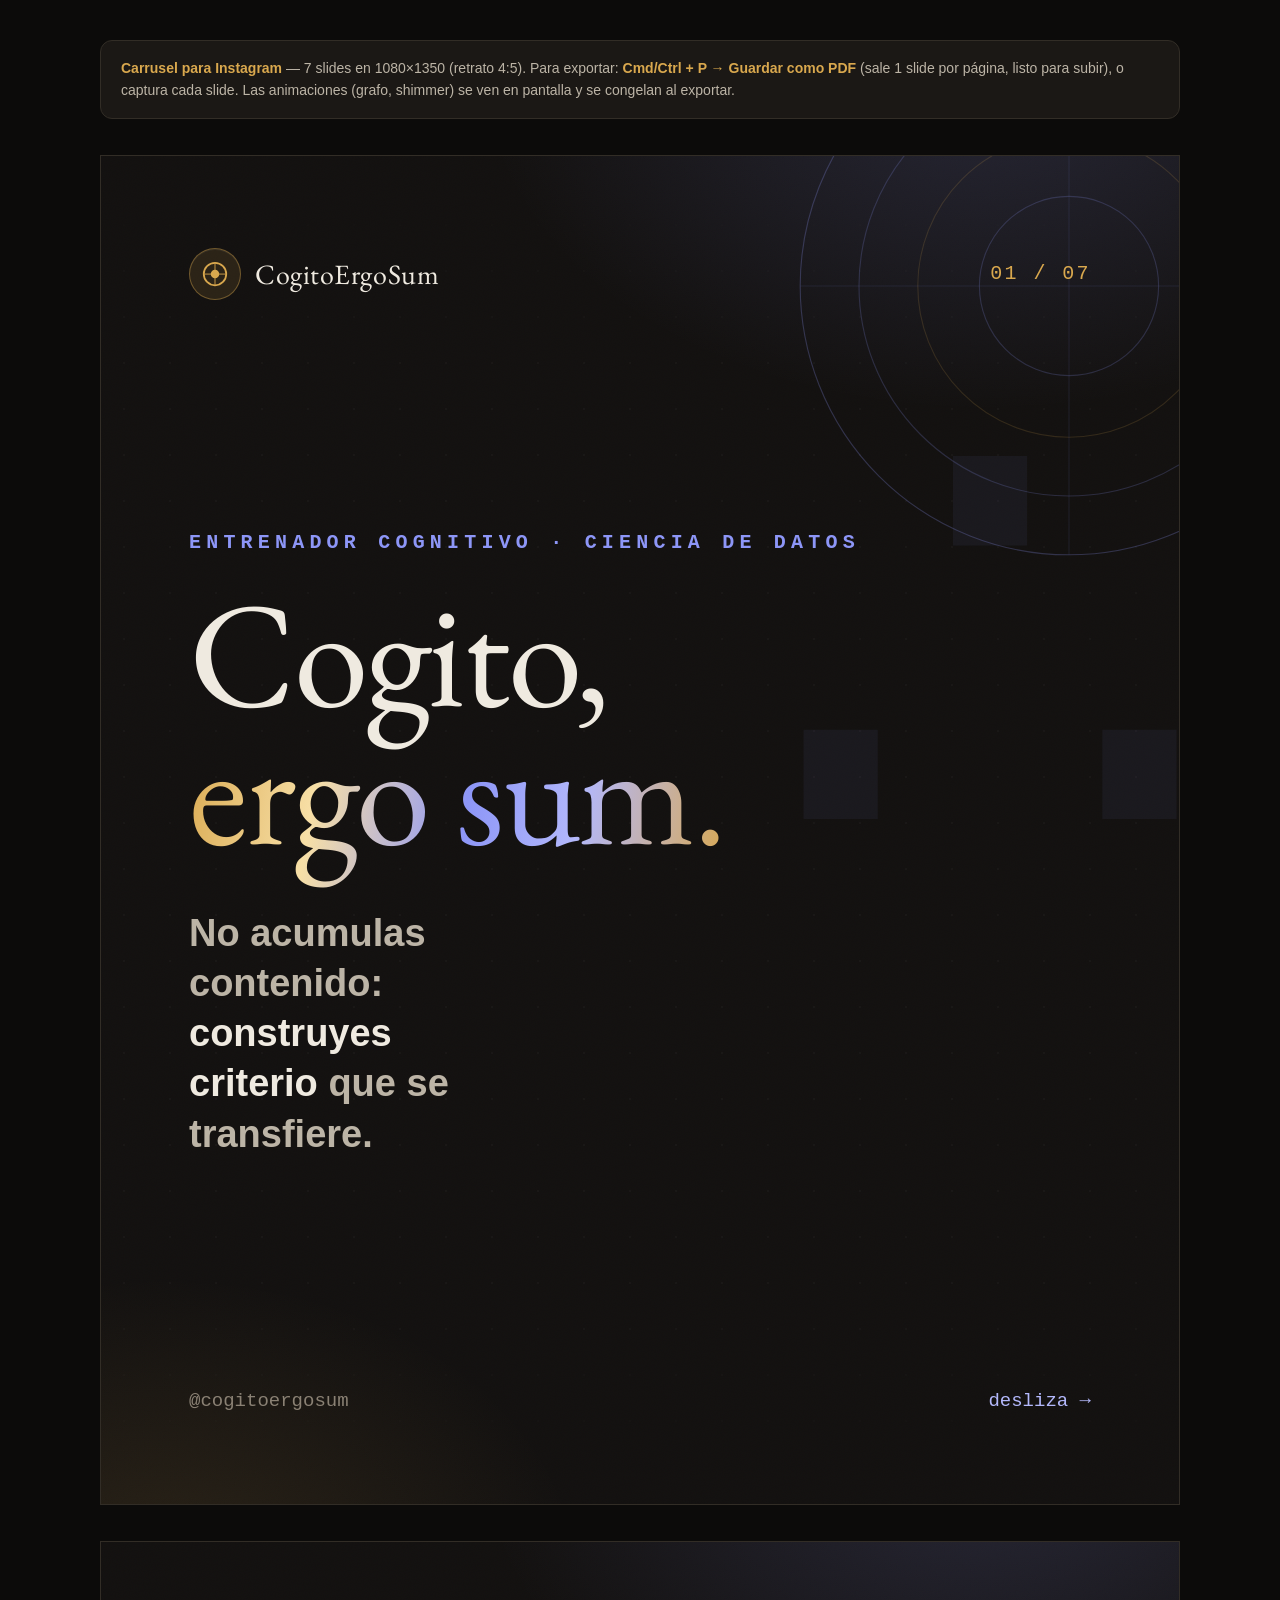
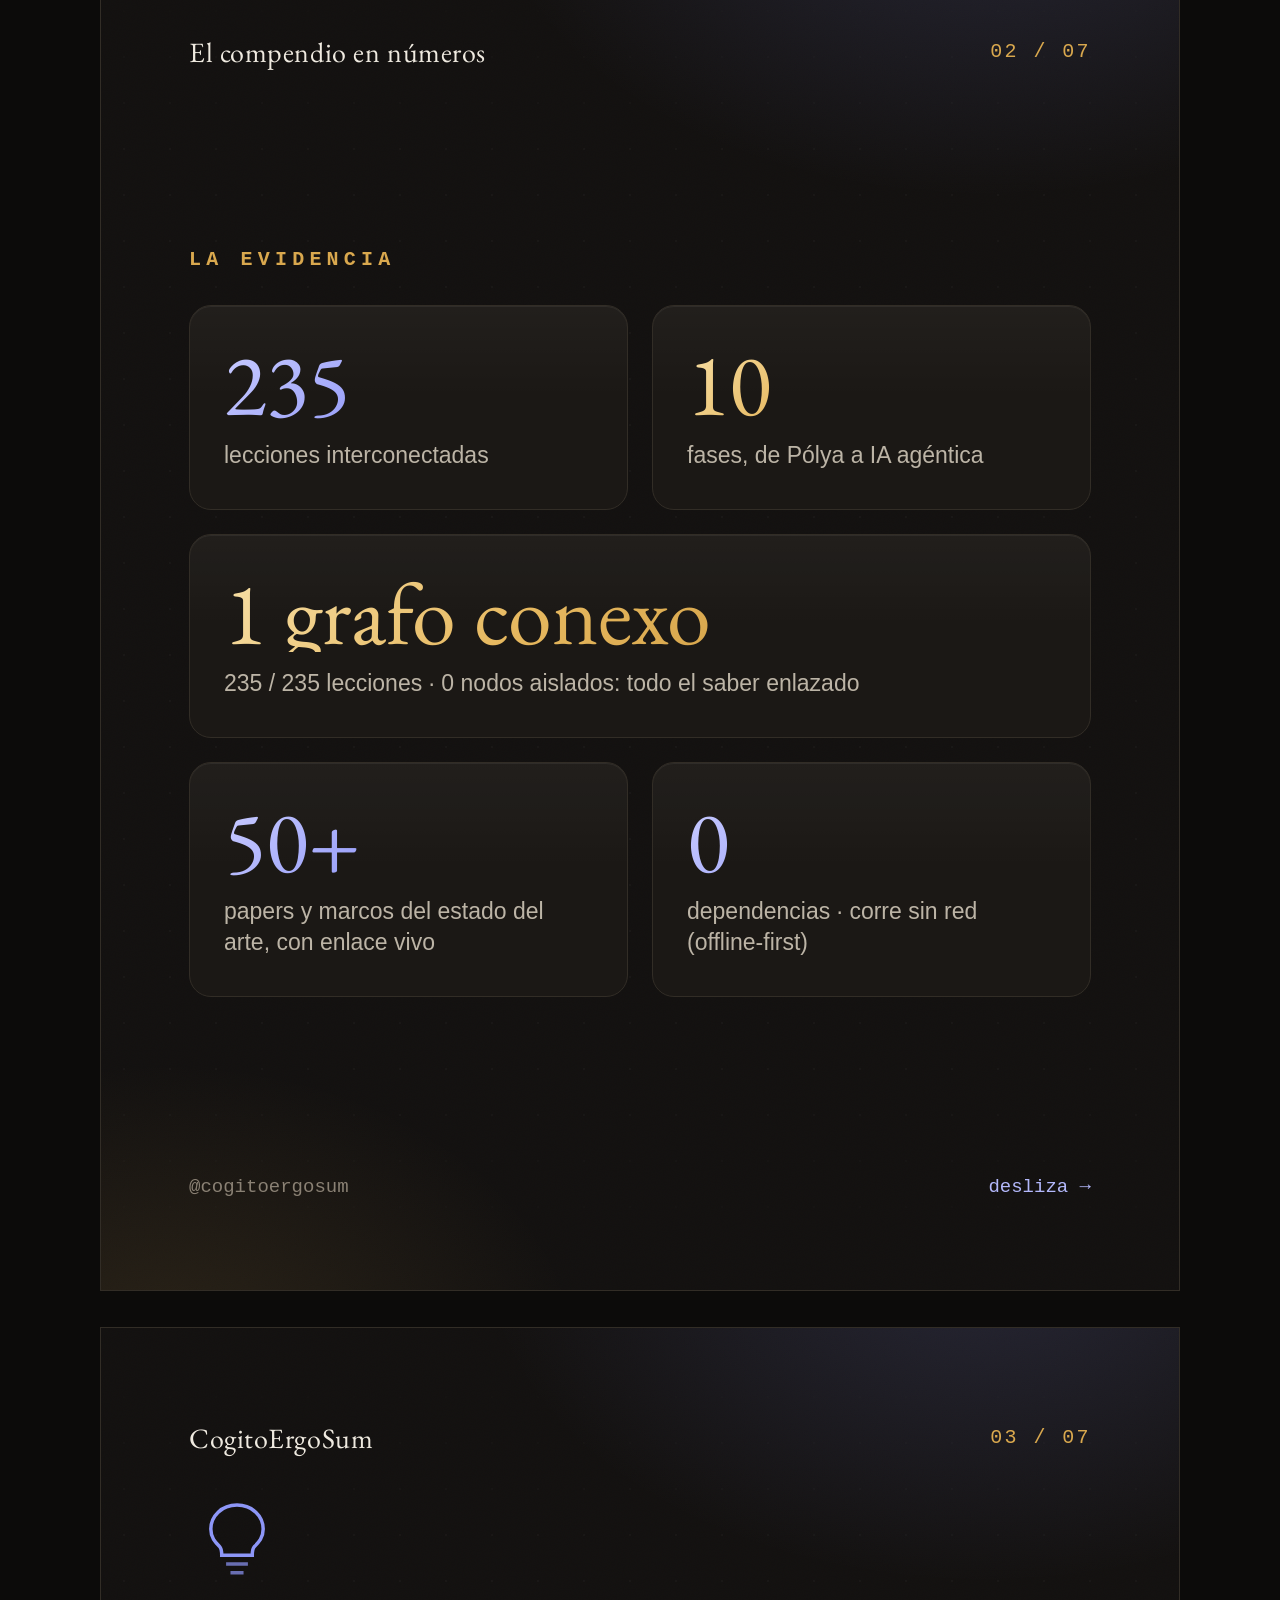
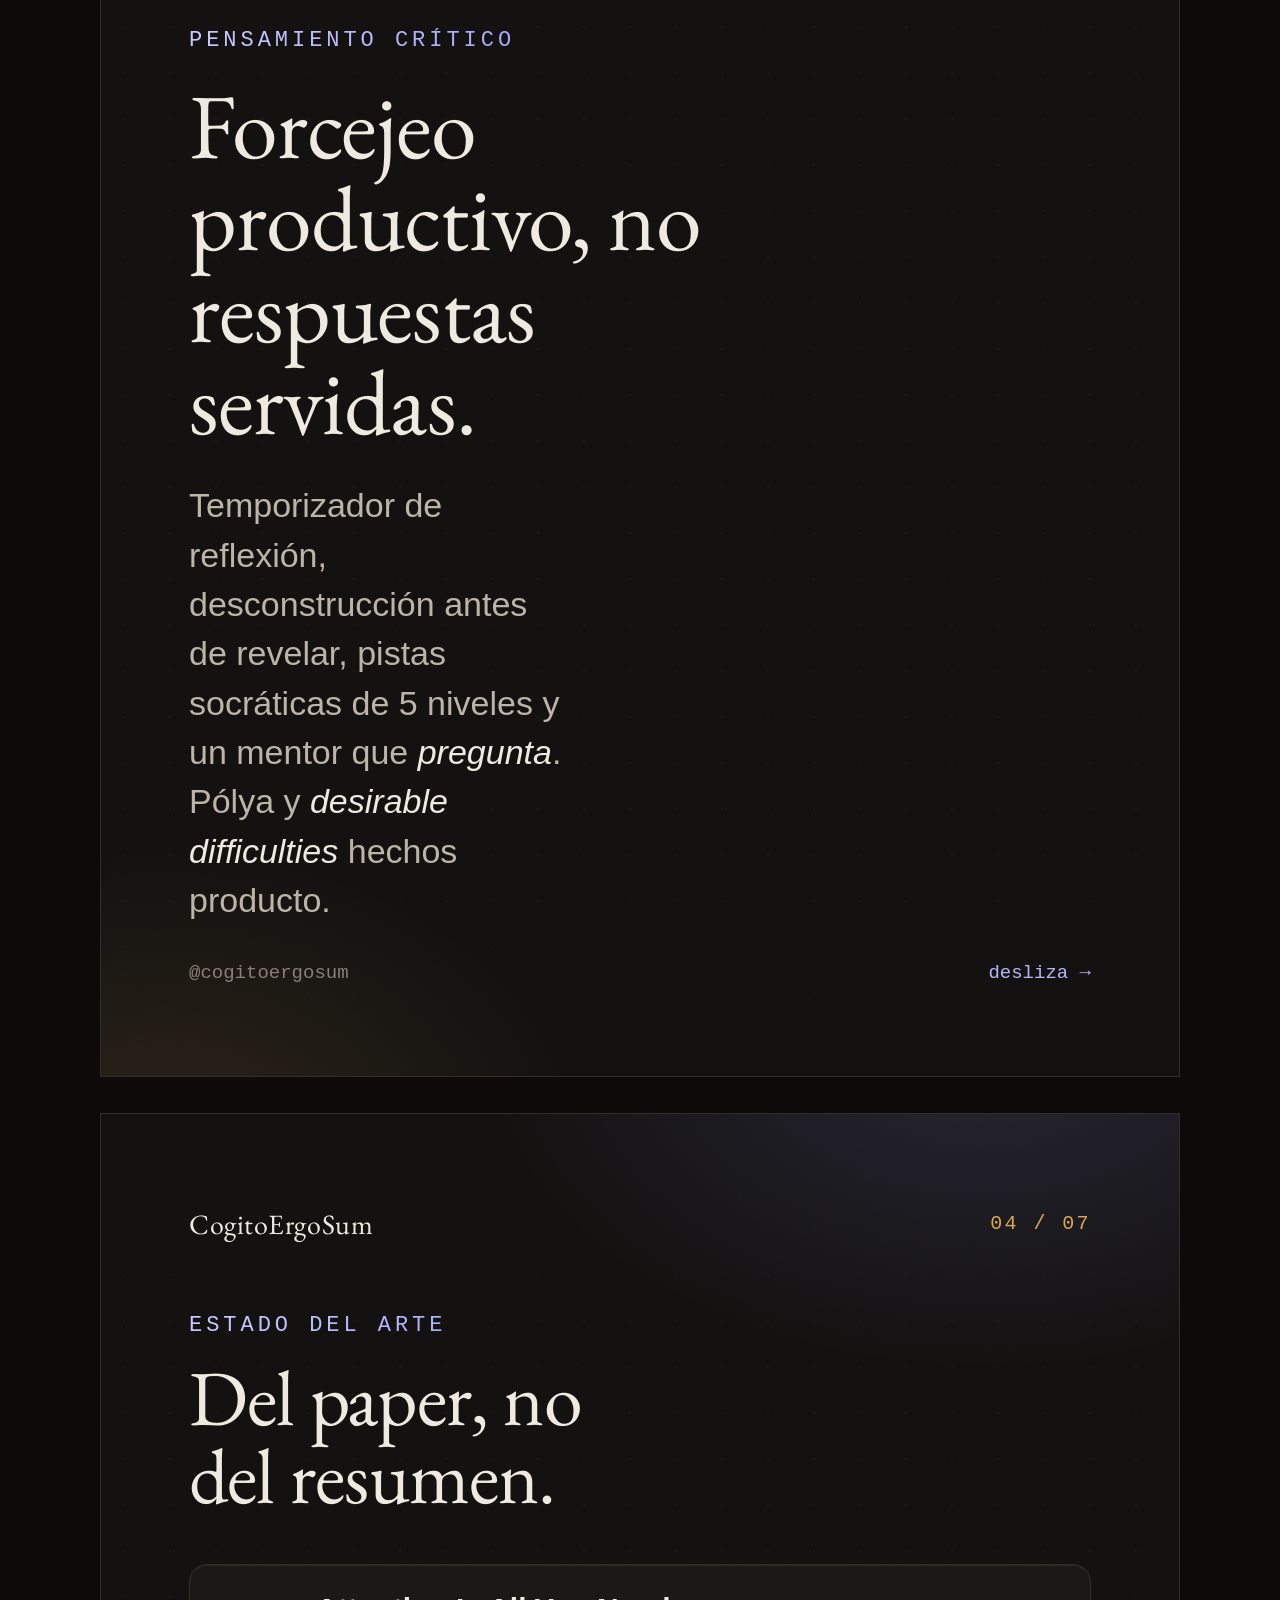
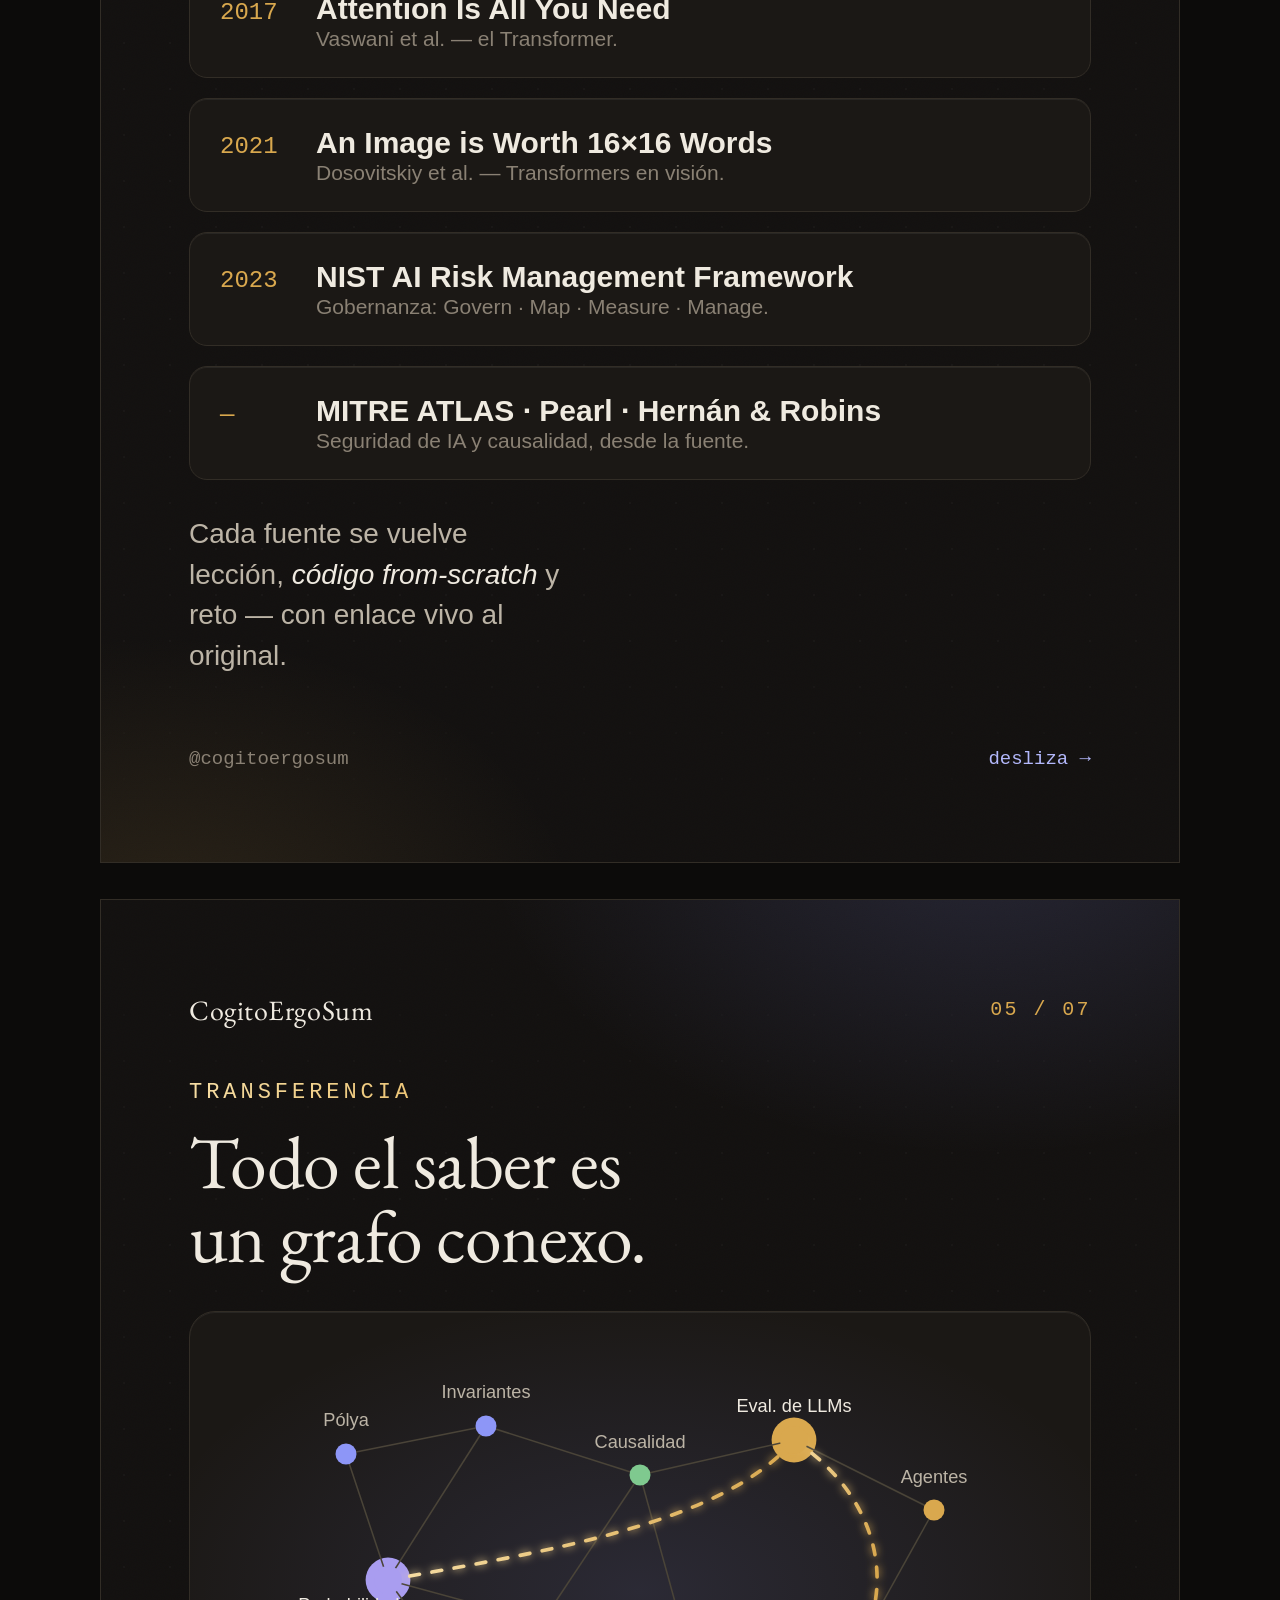
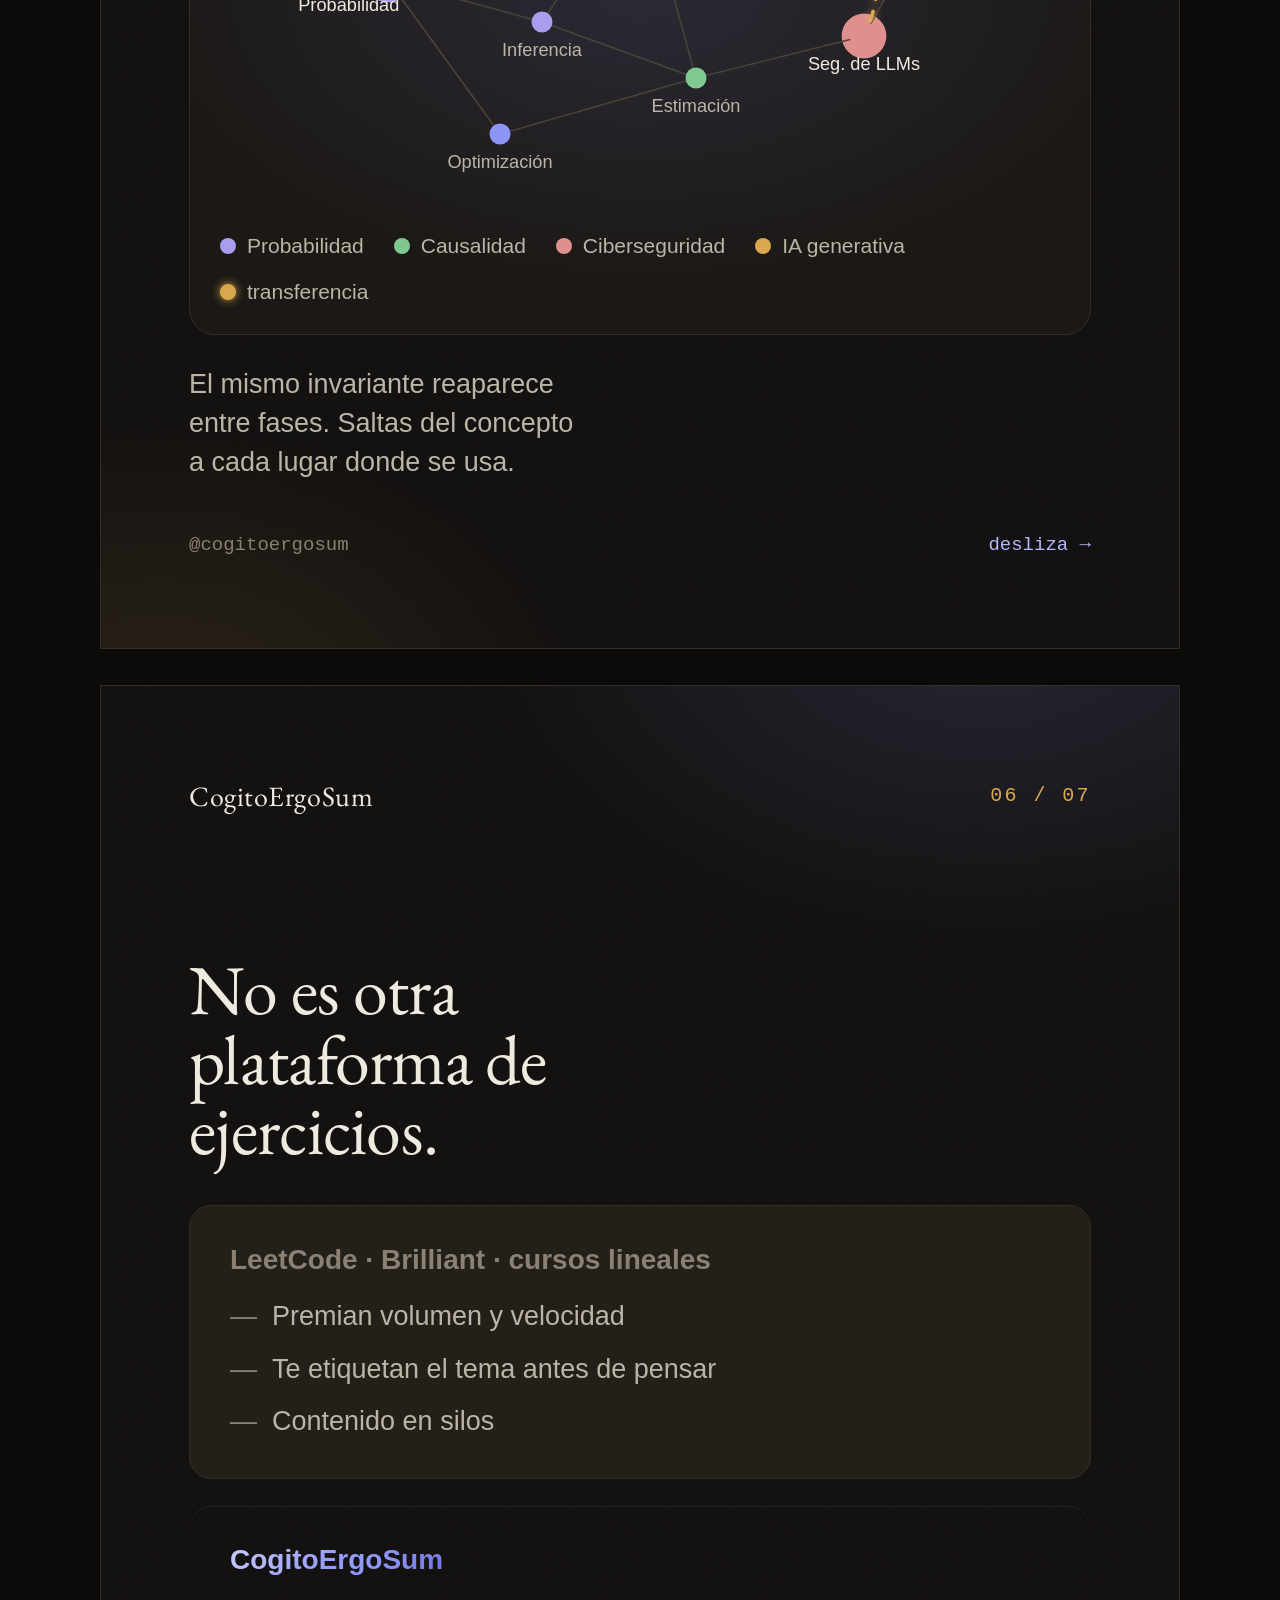
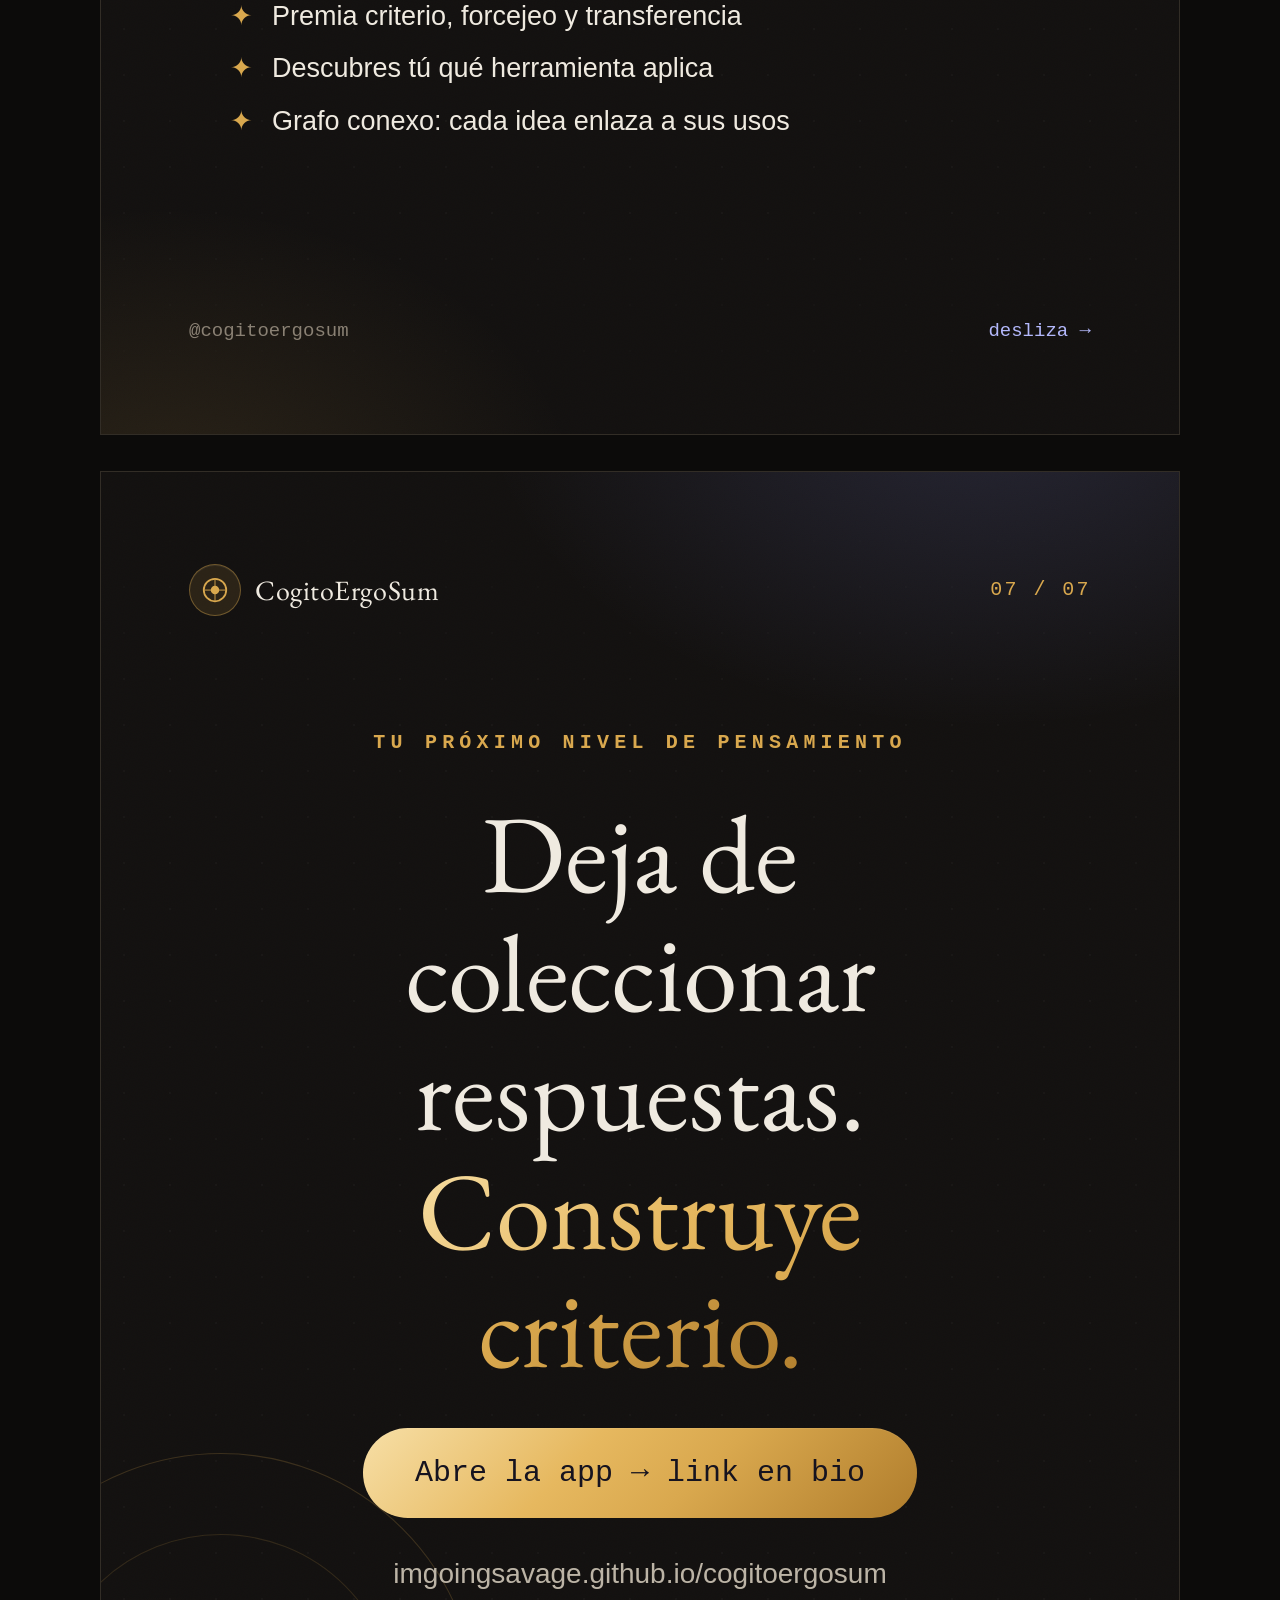
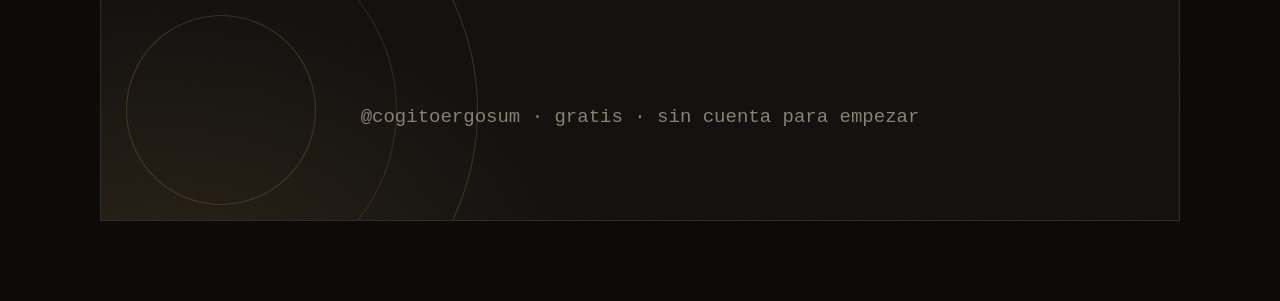
<file: marketing/cogitoergosum-ig-carrusel.html>
<!DOCTYPE html>
<html lang="es">
<head>
<meta charset="UTF-8" />
<meta name="viewport" content="width=device-width, initial-scale=1.0" />
<title>CogitoErgoSum · Carrusel Instagram (1080×1350)</title>
<style>
  /* ============================================================
     CogitoErgoSum — Carrusel para Instagram (7 slides, retrato 4:5).
     Cada .slide es un lienzo EXACTO de 1080×1350 px. 0 dependencias.
     Exportar: Cmd/Ctrl+P → Guardar como PDF (1 slide por página) o
     captura cada slide. Mismo lenguaje premium que la infografía.
     ============================================================ */

  @font-face {
    font-family: "EB Garamond";
    src: url("[data-uri]") format("woff2");
    font-weight: 400; font-style: normal; font-display: swap;
  }

  :root {
    --bg: #131110; --bg-elevado: #1b1815; --bg-sutil: #232019;
    --borde: #322d26; --borde-claro: #463e34;
    --texto: #efeae0; --texto-suave: #bcb4a6; --texto-tenue: #8a8174;
    --acento: #8d96f7; --acento-2: #b3b8fb; --acento-suave: rgba(141,150,247,0.14);
    --lampara: #d9a84e; --lampara-suave: rgba(217,168,78,0.12); --lampara-borde: rgba(217,168,78,0.40);
    --exito: #7fc98f; --peligro: #e08f8f;
    --sans: -apple-system, BlinkMacSystemFont, "Inter", "Segoe UI", sans-serif;
    --serif: "EB Garamond", "Iowan Old Style", "Palatino", Georgia, serif;
    --mono: "SF Mono", "JetBrains Mono", ui-monospace, monospace;
    --foil-oro: linear-gradient(135deg, #f7dfa6 0%, #e6b85f 38%, #d9a84e 60%, #b07d2c 100%);
    --foil-ind: linear-gradient(135deg, #c9ccff 0%, #9aa0f9 45%, #8d96f7 70%, #6f73d8 100%);
    --luz-sup: inset 0 1px 0 rgba(255,255,255,0.06);
  }

  * { box-sizing: border-box; margin: 0; padding: 0; }
  body {
    font-family: var(--sans); background: #0c0b0a; color: var(--texto);
    -webkit-font-smoothing: antialiased; text-rendering: optimizeLegibility;
    display: flex; flex-direction: column; align-items: center; gap: 36px; padding: 40px 16px 80px;
  }

  .ayuda {
    max-width: 1080px; width: 100%; font-size: 14px; color: var(--texto-suave);
    background: var(--bg-elevado); border: 1px solid var(--borde); border-radius: 12px; padding: 16px 20px; line-height: 1.6;
  }
  .ayuda b { color: var(--lampara); }

  /* -------- Lienzo exacto de Instagram (retrato 1080×1350 = 4:5) -------- */
  .slide {
    width: 1080px; height: 1350px; flex: none; position: relative; overflow: hidden;
    background:
      radial-gradient(900px 600px at 82% -6%, rgba(141,150,247,0.16), transparent 56%),
      radial-gradient(760px 560px at 6% 106%, rgba(217,168,78,0.12), transparent 55%),
      var(--bg);
    padding: 92px 88px; display: flex; flex-direction: column;
    border: 1px solid var(--borde);
  }
  .slide .grano {
    position: absolute; inset: 0; opacity: 0.06; mix-blend-mode: soft-light; pointer-events: none;
    background-image: url("data:image/svg+xml,%3Csvg xmlns='http://www.w3.org/2000/svg' width='160' height='160'%3E%3Cfilter id='n'%3E%3CfeTurbulence type='fractalNoise' baseFrequency='0.85' numOctaves='2' stitchTiles='stitch'/%3E%3C/filter%3E%3Crect width='100%25' height='100%25' filter='url(%23n)'/%3E%3C/svg%3E");
  }
  .slide .astro { position: absolute; pointer-events: none; opacity: 0.5; }
  .slide .puntos {
    position: absolute; inset: 0; opacity: 0.5; pointer-events: none;
    background-image: radial-gradient(rgba(239,234,224,0.06) 1.1px, transparent 1.6px); background-size: 46px 46px;
    -webkit-mask-image: linear-gradient(180deg, transparent, #000 16%, #000 84%, transparent);
            mask-image: linear-gradient(180deg, transparent, #000 16%, #000 84%, transparent);
  }
  .slide > * { position: relative; z-index: 1; }

  /* cabecera y pie comunes de cada slide */
  .s-top { display: flex; justify-content: space-between; align-items: center; }
  .marca { display: inline-flex; align-items: center; gap: 14px; }
  .sello { width: 52px; height: 52px; border-radius: 50%; display: grid; place-items: center; background: var(--lampara-suave); border: 1px solid var(--lampara-borde); box-shadow: var(--luz-sup); }
  .sello svg { width: 30px; height: 30px; }
  .marca b { font-family: var(--serif); font-size: 28px; font-weight: 400; letter-spacing: 0.02em; }
  .pag { font-family: var(--mono); font-size: 20px; color: var(--lampara); letter-spacing: 0.12em; }
  .s-mid { flex: 1; display: flex; flex-direction: column; justify-content: center; }
  .s-bot { display: flex; justify-content: space-between; align-items: center; font-family: var(--mono); font-size: 19px; color: var(--texto-tenue); }
  .s-bot .desliza { color: var(--acento-2); }

  .eyebrow { font-family: var(--mono); font-size: 20px; letter-spacing: 0.26em; text-transform: uppercase; color: var(--acento); font-weight: 600; }
  .eyebrow.oro { color: var(--lampara); }
  .foil-oro { background: var(--foil-oro); -webkit-background-clip: text; background-clip: text; color: transparent; }
  .foil-ind { background: var(--foil-ind); -webkit-background-clip: text; background-clip: text; color: transparent; }

  h1 { font-family: var(--serif); font-weight: 400; letter-spacing: -0.015em; }
  h2 { font-family: var(--serif); font-weight: 400; letter-spacing: -0.01em; }

  /* ---- Slide 1: portada ---- */
  .cover .therefore { position: absolute; right: -40px; top: 120px; font-family: var(--serif); font-size: 720px; line-height: 1; color: var(--acento); opacity: 0.06; }
  .cover h1 { font-size: 150px; line-height: 0.92; margin: 30px 0 0; }
  .cover h1 .sweep { background: linear-gradient(100deg,#d9a84e,#f7dfa6 25%,#8d96f7 52%,#b3b8fb 72%,#d9a84e); -webkit-background-clip: text; background-clip: text; color: transparent; }
  .cover .sub { font-size: 38px; line-height: 1.32; color: var(--texto-suave); max-width: 16ch; margin-top: 48px; font-weight: 600; }
  .cover .sub b { color: var(--texto); font-weight: 600; }

  /* ---- Slide 2: cifras ---- */
  .s-mid h2.big { font-size: 76px; line-height: 1.05; margin-bottom: 56px; max-width: 15ch; }
  .cifras { display: grid; grid-template-columns: 1fr 1fr; gap: 24px; }
  .cifra { background: linear-gradient(180deg, rgba(255,255,255,0.03), transparent 45%), var(--bg-elevado); border: 1px solid var(--borde); border-radius: 22px; padding: 38px 34px; box-shadow: var(--luz-sup); }
  .cifra.ancho { grid-column: 1 / -1; }
  .cifra strong { font-family: var(--serif); font-weight: 400; font-size: 88px; line-height: 0.9; display: block; }
  .cifra.ind strong { background: var(--foil-ind); -webkit-background-clip: text; background-clip: text; color: transparent; }
  .cifra.oro strong { background: var(--foil-oro); -webkit-background-clip: text; background-clip: text; color: transparent; }
  .cifra span { display: block; margin-top: 16px; font-size: 23px; color: var(--texto-suave); line-height: 1.35; }

  /* ---- Slides de pilar ---- */
  .pilar-ico { width: 96px; height: 96px; margin-bottom: 40px; }
  .pilar-ico svg { width: 96px; height: 96px; }
  .s-mid .tag { font-family: var(--mono); font-size: 22px; letter-spacing: 0.18em; text-transform: uppercase; margin-bottom: 26px; }
  .s-mid h2.titulo { font-size: 92px; line-height: 1.0; margin-bottom: 34px; max-width: 13ch; }
  .s-mid .cuerpo { font-size: 34px; line-height: 1.45; color: var(--texto-suave); max-width: 20ch; }
  .s-mid .cuerpo em { color: var(--texto); font-style: italic; }

  /* papers (slide 4) */
  .papers { display: flex; flex-direction: column; gap: 20px; margin-top: 10px; }
  .paper { display: flex; gap: 24px; align-items: baseline; background: var(--bg-elevado); border: 1px solid var(--borde); border-radius: 18px; padding: 26px 30px; box-shadow: var(--luz-sup); }
  .paper .yr { font-family: var(--mono); font-size: 24px; color: var(--lampara); flex: none; min-width: 72px; }
  .paper b { font-size: 30px; color: var(--texto); display: block; line-height: 1.2; }
  .paper small { font-size: 21px; color: var(--texto-tenue); }

  /* grafo (slide 5) */
  .grafo-box { background: radial-gradient(720px 420px at 50% 45%, rgba(141,150,247,0.14), transparent 70%), var(--bg-elevado); border: 1px solid var(--borde); border-radius: 26px; padding: 30px; box-shadow: var(--luz-sup); margin-top: 8px; }
  .grafo-box svg { width: 100%; height: auto; display: block; }
  .flujo { stroke-dasharray: 7 9; animation: fluir 2.6s linear infinite; }
  @keyframes fluir { to { stroke-dashoffset: -32; } }
  .halo { animation: latido 3.4s ease-in-out infinite; }
  @keyframes latido { 0%,100% { opacity: 0.16; r: 16; } 50% { opacity: 0.42; r: 22; } }
  .leyenda { display: flex; flex-wrap: wrap; gap: 22px 30px; margin-top: 30px; }
  .leyenda span { display: inline-flex; align-items: center; gap: 11px; font-size: 21px; color: var(--texto-suave); }
  .leyenda i { width: 16px; height: 16px; border-radius: 50%; }

  /* vs (slide 6) */
  .vs { display: flex; flex-direction: column; gap: 26px; }
  .vs > div { border-radius: 22px; padding: 38px 40px; }
  .vs .otros { background: var(--bg-sutil); border: 1px solid var(--borde); }
  .vs .nos { background: linear-gradient(180deg, rgba(255,255,255,0.03), transparent 45%), var(--bg-elevado) padding-box, var(--foil-ind) border-box; border: 1px solid transparent; box-shadow: var(--luz-sup); }
  .vs h3 { font-size: 28px; margin-bottom: 22px; font-weight: 600; }
  .vs .otros h3 { color: var(--texto-tenue); }
  .vs ul { list-style: none; display: flex; flex-direction: column; gap: 16px; }
  .vs li { font-size: 27px; padding-left: 42px; position: relative; line-height: 1.35; color: var(--texto-suave); }
  .vs .otros li::before { content: "—"; position: absolute; left: 0; color: var(--texto-tenue); }
  .vs .nos li { color: var(--texto); }
  .vs .nos li::before { content: "✦"; position: absolute; left: 0; color: var(--lampara); }

  /* cierre (slide 7) */
  .cierre { text-align: center; align-items: center; }
  .cierre .lema { font-family: var(--serif); font-size: 110px; line-height: 1.08; margin: 40px 0; max-width: 14ch; }
  .cierre .cta { display: inline-block; font-family: var(--mono); font-size: 30px; color: #16131f; background: var(--foil-oro); padding: 28px 52px; border-radius: 999px; box-shadow: var(--luz-sup); }
  .cierre .hint { font-size: 28px; color: var(--texto-suave); margin-top: 40px; }

  @media print {
    @page { size: 1080px 1350px; margin: 0; }
    body { background: #000; padding: 0; gap: 0; -webkit-print-color-adjust: exact; print-color-adjust: exact; }
    .ayuda { display: none; }
    *, *::before, *::after { animation: none !important; }
    .slide { break-after: page; border: none; }
  }
</style>
</head>
<body>

  <div class="ayuda">
    <b>Carrusel para Instagram</b> — 7 slides en 1080×1350 (retrato 4:5).
    Para exportar: <b>Cmd/Ctrl + P → Guardar como PDF</b> (sale 1 slide por página, listo para subir),
    o captura cada slide. Las animaciones (grafo, shimmer) se ven en pantalla y se congelan al exportar.
  </div>

  <!-- =============================== SLIDE 1 =============================== -->
  <section class="slide cover">
    <div class="grano"></div><div class="puntos"></div>
    <div class="therefore" aria-hidden="true">∴</div>
    <svg class="astro" style="top:-150px;right:-170px;width:560px;height:560px" viewBox="0 0 400 400" fill="none" stroke="#8d96f7" stroke-width="0.8">
      <circle cx="200" cy="200" r="192" stroke-opacity="0.5"/><circle cx="200" cy="200" r="150" stroke-opacity="0.4"/>
      <circle cx="200" cy="200" r="108" stroke-opacity="0.32" stroke="#d9a84e"/><circle cx="200" cy="200" r="64" stroke-opacity="0.4"/>
      <line x1="8" y1="200" x2="392" y2="200" stroke-opacity="0.2"/><line x1="200" y1="8" x2="200" y2="392" stroke-opacity="0.2"/>
    </svg>
    <div class="s-top">
      <div class="marca"><span class="sello"><svg viewBox="0 0 24 24" fill="none" stroke="#d9a84e" stroke-width="1.4"><circle cx="12" cy="12" r="9"/><path d="M12 3v18M3 12h18" stroke-opacity="0.5"/><circle cx="12" cy="12" r="3.4" fill="#d9a84e" stroke="none"/></svg></span><b>CogitoErgoSum</b></div>
      <span class="pag">01 / 07</span>
    </div>
    <div class="s-mid">
      <p class="eyebrow">Entrenador cognitivo · Ciencia de Datos</p>
      <h1>Cogito,<br><span class="sweep">ergo sum.</span></h1>
      <p class="sub">No acumulas contenido: <b>construyes criterio</b> que se transfiere.</p>
    </div>
    <div class="s-bot"><span>@cogitoergosum</span><span class="desliza">desliza →</span></div>
  </section>

  <!-- =============================== SLIDE 2 =============================== -->
  <section class="slide">
    <div class="grano"></div><div class="puntos"></div>
    <div class="s-top"><div class="marca"><b>El compendio en números</b></div><span class="pag">02 / 07</span></div>
    <div class="s-mid">
      <p class="eyebrow oro" style="margin-bottom:34px">La evidencia</p>
      <div class="cifras">
        <div class="cifra ind"><strong>235</strong><span>lecciones interconectadas</span></div>
        <div class="cifra oro"><strong>10</strong><span>fases, de Pólya a IA agéntica</span></div>
        <div class="cifra oro ancho"><strong>1 grafo conexo</strong><span>235 / 235 lecciones · 0 nodos aislados: todo el saber enlazado</span></div>
        <div class="cifra ind"><strong>50+</strong><span>papers y marcos del estado del arte, con enlace vivo</span></div>
        <div class="cifra ind"><strong>0</strong><span>dependencias · corre sin red (offline-first)</span></div>
      </div>
    </div>
    <div class="s-bot"><span>@cogitoergosum</span><span class="desliza">desliza →</span></div>
  </section>

  <!-- =============================== SLIDE 3 =============================== -->
  <section class="slide">
    <div class="grano"></div><div class="puntos"></div>
    <div class="s-top"><div class="marca"><b>CogitoErgoSum</b></div><span class="pag">03 / 07</span></div>
    <div class="s-mid">
      <div class="pilar-ico"><svg viewBox="0 0 44 44" fill="none" stroke="#8d96f7" stroke-width="1.6"><path d="M22 6c-7 0-12 5-12 11 0 4 2 6 4 8 1 1 1 2 1 4h14c0-2 0-3 1-4 2-2 4-4 4-8 0-6-5-11-12-11Z"/><path d="M17 33h10M19 37h6" stroke-opacity="0.7"/></svg></div>
      <p class="tag foil-ind">Pensamiento crítico</p>
      <h2 class="titulo">Forcejeo productivo, no respuestas servidas.</h2>
      <p class="cuerpo">Temporizador de reflexión, desconstrucción antes de revelar, pistas socráticas de 5 niveles y un mentor que <em>pregunta</em>. Pólya y <em>desirable difficulties</em> hechos producto.</p>
    </div>
    <div class="s-bot"><span>@cogitoergosum</span><span class="desliza">desliza →</span></div>
  </section>

  <!-- =============================== SLIDE 4 =============================== -->
  <section class="slide">
    <div class="grano"></div><div class="puntos"></div>
    <div class="s-top"><div class="marca"><b>CogitoErgoSum</b></div><span class="pag">04 / 07</span></div>
    <div class="s-mid">
      <p class="tag foil-ind" style="margin-bottom:20px">Estado del arte</p>
      <h2 class="titulo" style="font-size:78px;margin-bottom:40px">Del paper, no del resumen.</h2>
      <div class="papers">
        <div class="paper"><span class="yr">2017</span><div><b>Attention Is All You Need</b><small>Vaswani et al. — el Transformer.</small></div></div>
        <div class="paper"><span class="yr">2021</span><div><b>An Image is Worth 16×16 Words</b><small>Dosovitskiy et al. — Transformers en visión.</small></div></div>
        <div class="paper"><span class="yr">2023</span><div><b>NIST AI Risk Management Framework</b><small>Gobernanza: Govern · Map · Measure · Manage.</small></div></div>
        <div class="paper"><span class="yr">—</span><div><b>MITRE ATLAS · Pearl · Hernán &amp; Robins</b><small>Seguridad de IA y causalidad, desde la fuente.</small></div></div>
      </div>
      <p class="cuerpo" style="max-width:24ch;font-size:28px;margin-top:34px">Cada fuente se vuelve lección, <em>código from-scratch</em> y reto — con enlace vivo al original.</p>
    </div>
    <div class="s-bot"><span>@cogitoergosum</span><span class="desliza">desliza →</span></div>
  </section>

  <!-- =============================== SLIDE 5 =============================== -->
  <section class="slide">
    <div class="grano"></div><div class="puntos"></div>
    <div class="s-top"><div class="marca"><b>CogitoErgoSum</b></div><span class="pag">05 / 07</span></div>
    <div class="s-mid">
      <p class="tag foil-oro" style="margin-bottom:20px">Transferencia</p>
      <h2 class="titulo" style="font-size:74px;margin-bottom:30px">Todo el saber es un grafo conexo.</h2>
      <div class="grafo-box">
        <svg viewBox="0 0 600 330" role="img" aria-label="Grafo conexo de conceptos entre fases">
          <defs><filter id="glow" x="-50%" y="-50%" width="200%" height="200%"><feGaussianBlur stdDeviation="3" result="b"/><feMerge><feMergeNode in="b"/><feMergeNode in="SourceGraphic"/></feMerge></filter>
          <linearGradient id="oroLin" x1="0" y1="0" x2="1" y2="0"><stop offset="0" stop-color="#f7dfa6"/><stop offset="1" stop-color="#d9a84e"/></linearGradient></defs>
          <circle class="halo" cx="410" cy="70" r="16" fill="#d9a84e"/>
          <circle class="halo" cx="460" cy="210" r="16" fill="#e08f8f" style="animation-delay:1.2s"/>
          <circle class="halo" cx="120" cy="170" r="16" fill="#a99df0" style="animation-delay:.6s"/>
          <g stroke="#4a4438" stroke-width="1.1">
            <line x1="90" y1="80" x2="190" y2="60"/><line x1="90" y1="80" x2="120" y2="170"/><line x1="190" y1="60" x2="300" y2="95"/>
            <line x1="190" y1="60" x2="120" y2="170"/><line x1="120" y1="170" x2="230" y2="200"/><line x1="300" y1="95" x2="410" y2="70"/>
            <line x1="300" y1="95" x2="230" y2="200"/><line x1="410" y1="70" x2="510" y2="120"/><line x1="230" y1="200" x2="340" y2="240"/>
            <line x1="340" y1="240" x2="460" y2="210"/><line x1="460" y1="210" x2="510" y2="120"/><line x1="340" y1="240" x2="300" y2="95"/>
            <line x1="120" y1="170" x2="200" y2="280"/><line x1="200" y1="280" x2="340" y2="240"/>
          </g>
          <g stroke="url(#oroLin)" stroke-width="2.6" filter="url(#glow)" stroke-linecap="round" fill="none">
            <path class="flujo" d="M120 170 C 230 150, 360 130, 410 70"/>
            <path class="flujo" d="M410 70 C 470 110, 480 170, 460 210" style="animation-delay:.6s"/>
          </g>
          <g font-family="-apple-system, Inter, sans-serif" font-size="13" fill="#efeae0">
            <g><circle cx="90" cy="80" r="7.5" fill="#8d96f7"/><text x="90" y="60" text-anchor="middle" fill="#bcb4a6">Pólya</text></g>
            <g><circle cx="190" cy="60" r="7.5" fill="#8d96f7"/><text x="190" y="40" text-anchor="middle" fill="#bcb4a6">Invariantes</text></g>
            <g><circle cx="120" cy="170" r="10" fill="#a99df0"/><text x="92" y="192" text-anchor="middle">Probabilidad</text></g>
            <g><circle cx="300" cy="95" r="7.5" fill="#7fc98f"/><text x="300" y="76" text-anchor="middle" fill="#bcb4a6">Causalidad</text></g>
            <g><circle cx="410" cy="70" r="10" fill="#d9a84e"/><text x="410" y="50" text-anchor="middle">Eval. de LLMs</text></g>
            <g><circle cx="510" cy="120" r="7.5" fill="#d9a84e"/><text x="510" y="101" text-anchor="middle" fill="#bcb4a6">Agentes</text></g>
            <g><circle cx="230" cy="200" r="7.5" fill="#a99df0"/><text x="230" y="224" text-anchor="middle" fill="#bcb4a6">Inferencia</text></g>
            <g><circle cx="340" cy="240" r="7.5" fill="#7fc98f"/><text x="340" y="264" text-anchor="middle" fill="#bcb4a6">Estimación</text></g>
            <g><circle cx="460" cy="210" r="10" fill="#e08f8f"/><text x="460" y="234" text-anchor="middle">Seg. de LLMs</text></g>
            <g><circle cx="200" cy="280" r="7.5" fill="#8d96f7"/><text x="200" y="304" text-anchor="middle" fill="#bcb4a6">Optimización</text></g>
          </g>
        </svg>
        <div class="leyenda">
          <span><i style="background:#a99df0"></i> Probabilidad</span>
          <span><i style="background:#7fc98f"></i> Causalidad</span>
          <span><i style="background:#e08f8f"></i> Ciberseguridad</span>
          <span><i style="background:#d9a84e"></i> IA generativa</span>
          <span><i style="background:#d9a84e;box-shadow:0 0 8px #d9a84e"></i> transferencia</span>
        </div>
      </div>
      <p class="cuerpo" style="max-width:26ch;font-size:27px;margin-top:30px">El mismo invariante reaparece entre fases. Saltas del concepto a cada lugar donde se usa.</p>
    </div>
    <div class="s-bot"><span>@cogitoergosum</span><span class="desliza">desliza →</span></div>
  </section>

  <!-- =============================== SLIDE 6 =============================== -->
  <section class="slide">
    <div class="grano"></div><div class="puntos"></div>
    <div class="s-top"><div class="marca"><b>CogitoErgoSum</b></div><span class="pag">06 / 07</span></div>
    <div class="s-mid">
      <h2 class="titulo" style="font-size:70px;margin-bottom:40px">No es otra plataforma de ejercicios.</h2>
      <div class="vs">
        <div class="otros">
          <h3>LeetCode · Brilliant · cursos lineales</h3>
          <ul><li>Premian volumen y velocidad</li><li>Te etiquetan el tema antes de pensar</li><li>Contenido en silos</li></ul>
        </div>
        <div class="nos">
          <h3><span class="foil-ind">CogitoErgoSum</span></h3>
          <ul><li>Premia criterio, forcejeo y transferencia</li><li>Descubres tú qué herramienta aplica</li><li>Grafo conexo: cada idea enlaza a sus usos</li></ul>
        </div>
      </div>
    </div>
    <div class="s-bot"><span>@cogitoergosum</span><span class="desliza">desliza →</span></div>
  </section>

  <!-- =============================== SLIDE 7 =============================== -->
  <section class="slide cierre">
    <div class="grano"></div><div class="puntos"></div>
    <svg class="astro" style="bottom:-160px;left:-150px;top:auto;width:540px;height:540px" viewBox="0 0 400 400" fill="none" stroke="#d9a84e" stroke-width="0.8">
      <circle cx="200" cy="200" r="190" stroke-opacity="0.4"/><circle cx="200" cy="200" r="130" stroke-opacity="0.3"/><circle cx="200" cy="200" r="70" stroke-opacity="0.4"/>
    </svg>
    <div class="s-top" style="width:100%"><div class="marca"><span class="sello"><svg viewBox="0 0 24 24" fill="none" stroke="#d9a84e" stroke-width="1.4"><circle cx="12" cy="12" r="9"/><path d="M12 3v18M3 12h18" stroke-opacity="0.5"/><circle cx="12" cy="12" r="3.4" fill="#d9a84e" stroke="none"/></svg></span><b>CogitoErgoSum</b></div><span class="pag">07 / 07</span></div>
    <div class="s-mid cierre">
      <p class="eyebrow oro">Tu próximo nivel de pensamiento</p>
      <p class="lema">Deja de coleccionar respuestas.<br><span class="foil-oro">Construye criterio.</span></p>
      <span class="cta">Abre la app → link en bio</span>
      <p class="hint">imgoingsavage.github.io/cogitoergosum</p>
    </div>
    <div class="s-bot" style="justify-content:center"><span>@cogitoergosum · gratis · sin cuenta para empezar</span></div>
  </section>

</body>
</html>
</file>
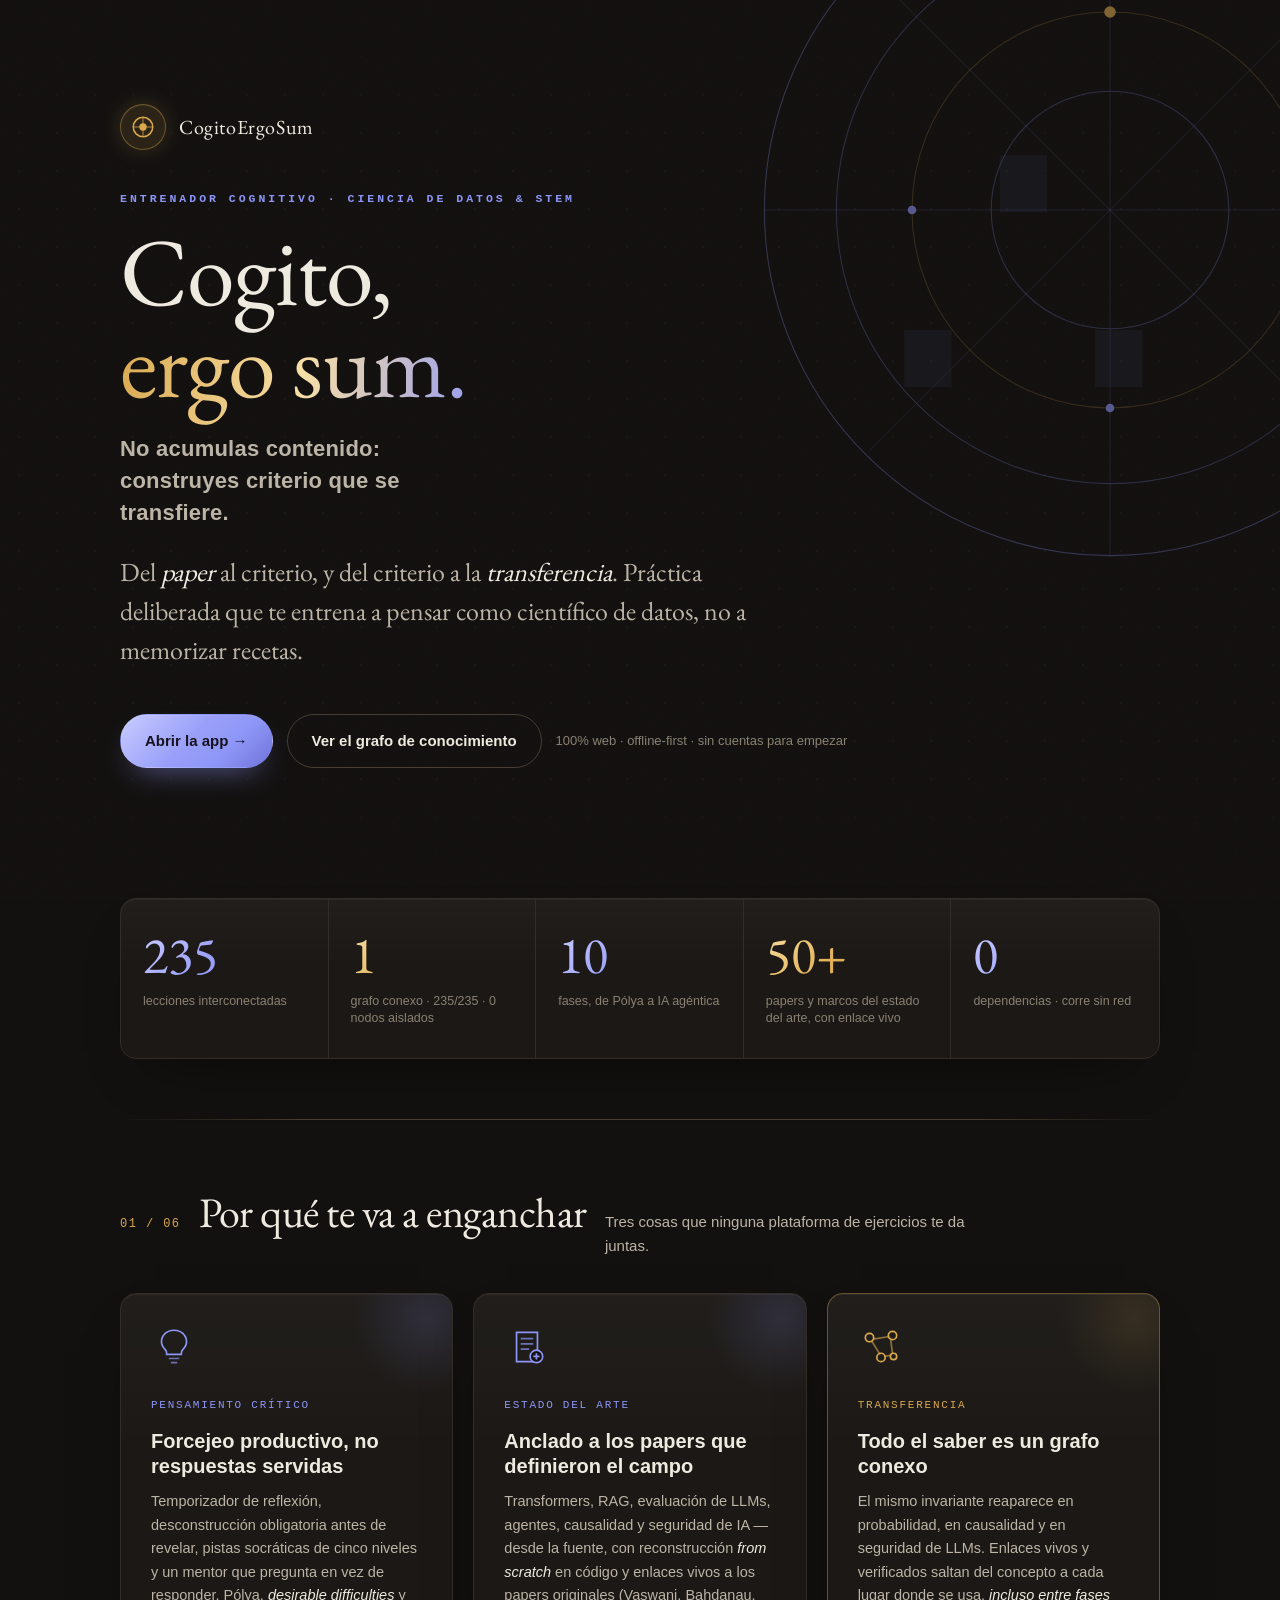
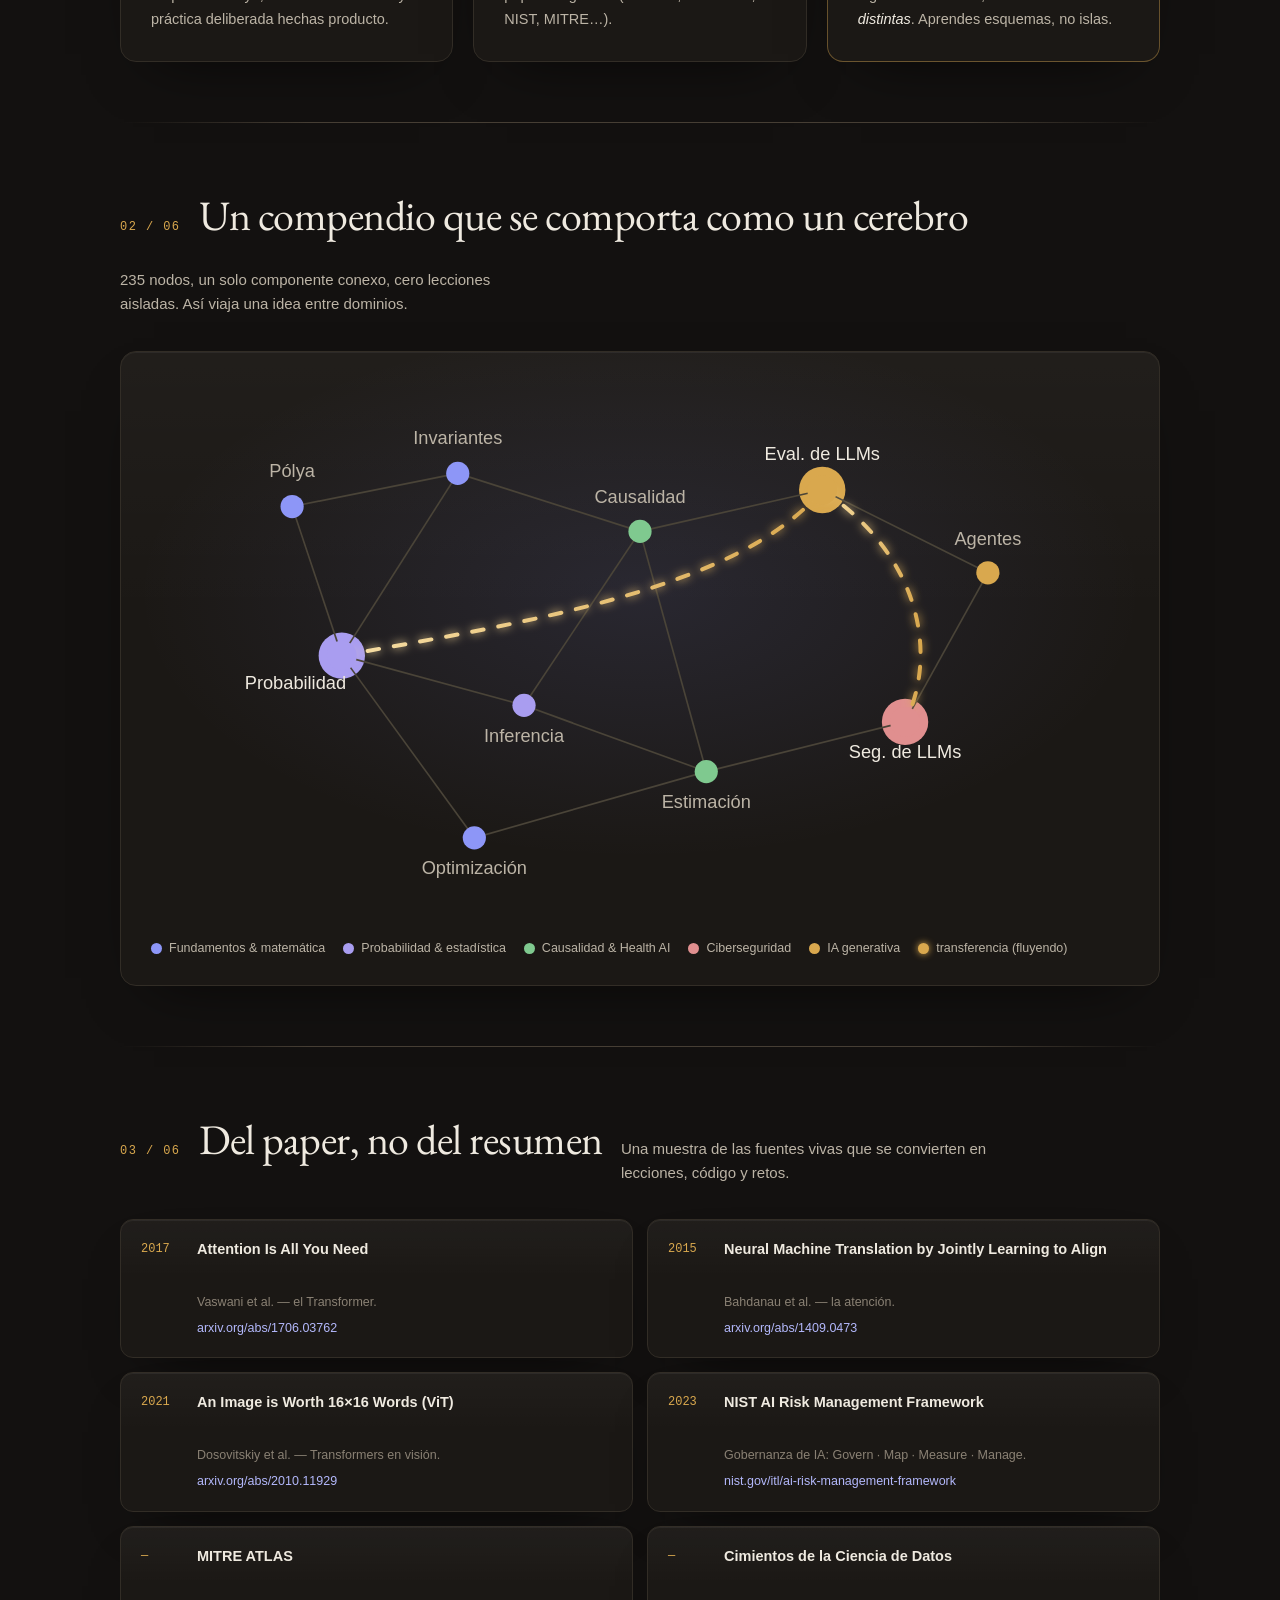
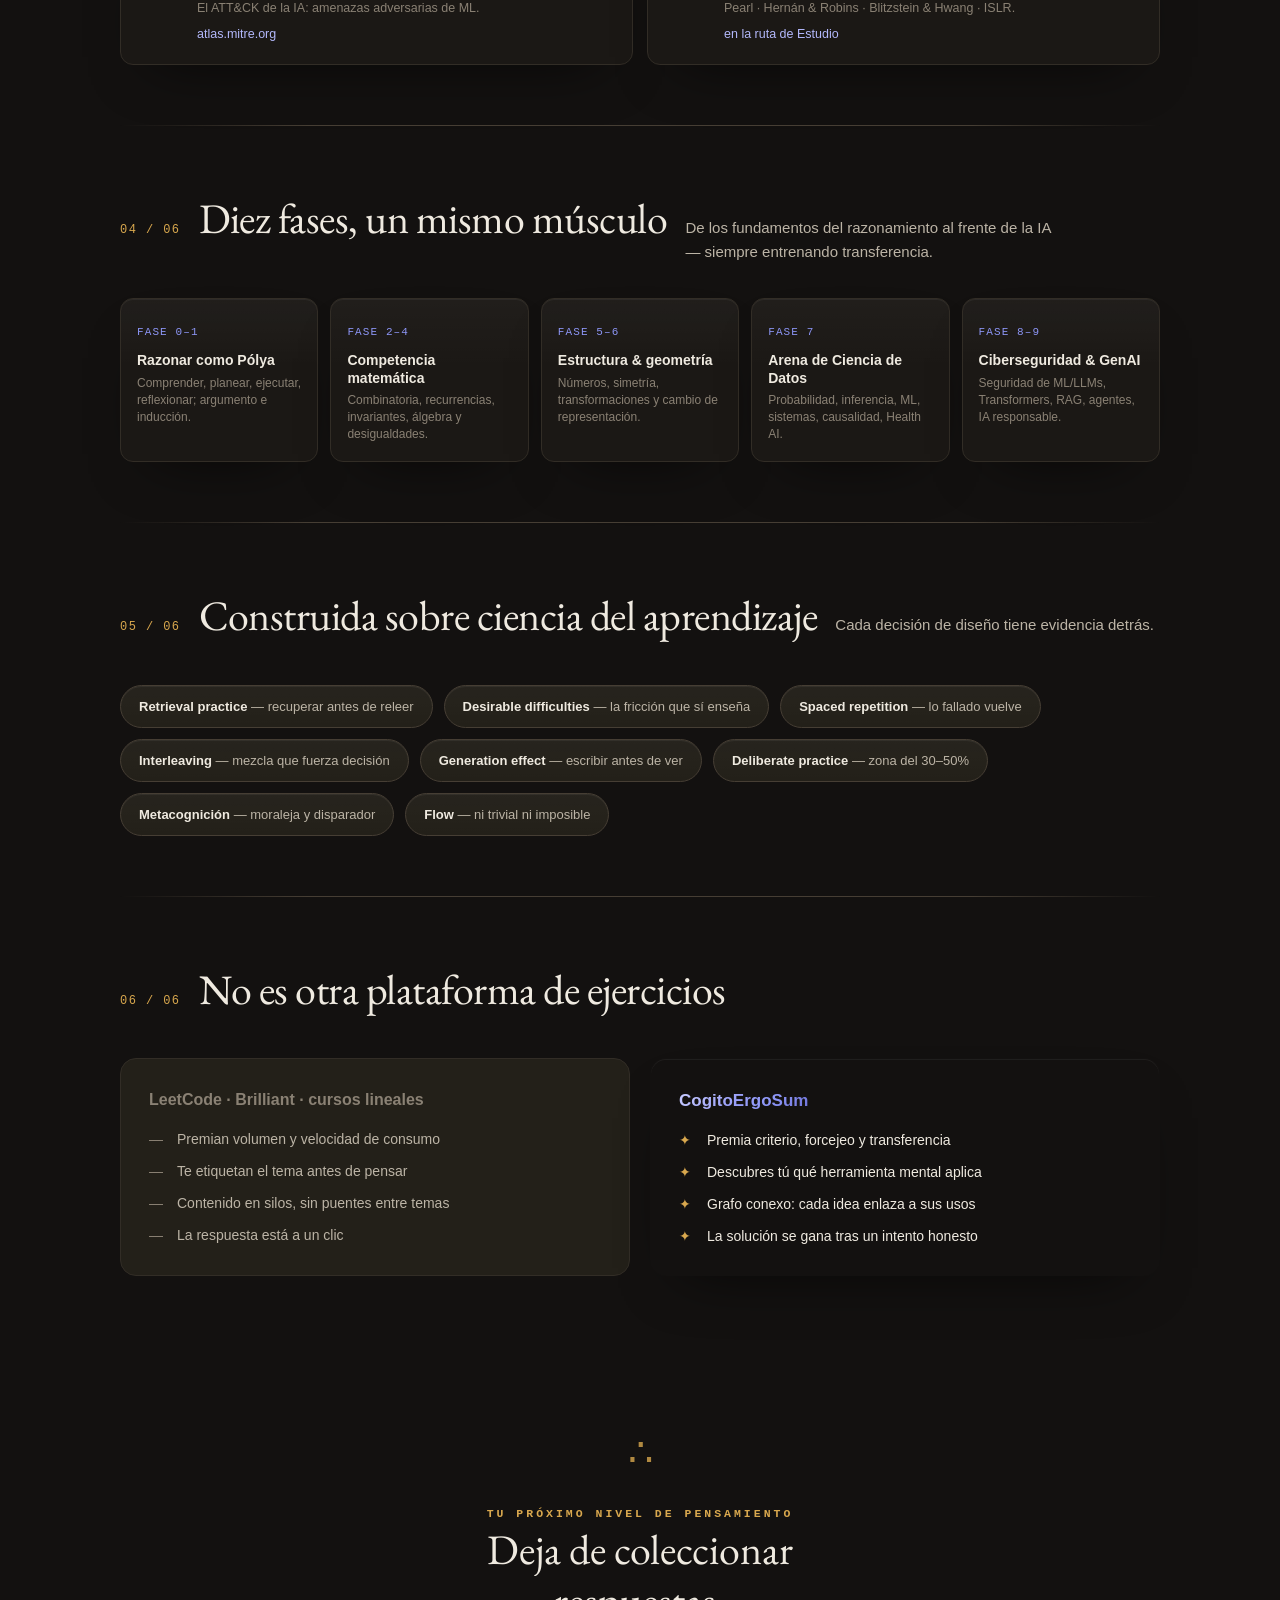
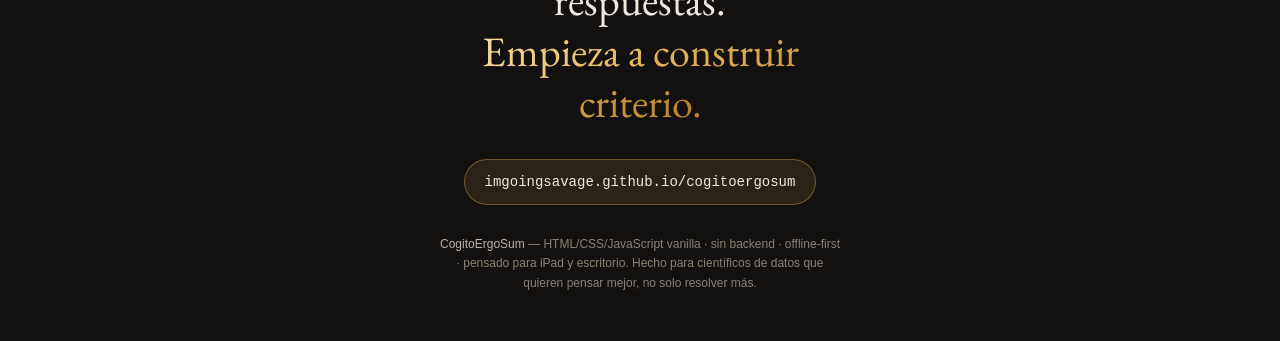
<file: marketing/cogitoergosum-infografia.html>
<!DOCTYPE html>
<html lang="es">
<head>
<meta charset="UTF-8" />
<meta name="viewport" content="width=device-width, initial-scale=1.0" />
<title>CogitoErgoSum · Entrenador cognitivo para Ciencia de Datos y STEM</title>
<style>
  /* ============================================================
     CogitoErgoSum — Infografía PREMIUM (gancho para data scientists)
     Autocontenida · 0 dependencias · tipografía local · SVG vectorial.
     Pantalla y PDF (Imprimir → Guardar como PDF). Identidad de marca:
     piedra/madera · serif EB Garamond · índigo · oro de lámpara (foil).
     ============================================================ */

  @font-face {
    font-family: "EB Garamond";
    src: url("[data-uri]") format("woff2");
    font-weight: 400; font-style: normal; font-display: swap;
  }

  :root {
    --bg: #131110;
    --bg-elevado: #1b1815;
    --bg-sutil: #232019;
    --borde: #322d26;
    --borde-claro: #463e34;
    --texto: #efeae0;
    --texto-suave: #bcb4a6;
    --texto-tenue: #8a8174;
    --acento: #8d96f7;
    --acento-2: #b3b8fb;
    --acento-suave: rgba(141, 150, 247, 0.14);
    --lampara: #d9a84e;
    --lampara-suave: rgba(217, 168, 78, 0.12);
    --lampara-borde: rgba(217, 168, 78, 0.40);
    --exito: #7fc98f;
    --peligro: #e08f8f;
    --radio: 16px;
    --sans: -apple-system, BlinkMacSystemFont, "Inter", "Segoe UI", sans-serif;
    --serif: "EB Garamond", "Iowan Old Style", "Palatino", Georgia, serif;
    --mono: "SF Mono", "JetBrains Mono", ui-monospace, monospace;
    --foil-oro: linear-gradient(135deg, #f7dfa6 0%, #e6b85f 38%, #d9a84e 60%, #b07d2c 100%);
    --foil-ind: linear-gradient(135deg, #c9ccff 0%, #9aa0f9 45%, #8d96f7 70%, #6f73d8 100%);
    --elev: 0 26px 60px -34px rgba(0,0,0,0.75);
    --luz-sup: inset 0 1px 0 rgba(255,255,255,0.055);
  }

  * { box-sizing: border-box; margin: 0; padding: 0; }
  html { -webkit-text-size-adjust: 100%; scroll-behavior: smooth; }

  body {
    font-family: var(--sans);
    background:
      radial-gradient(1300px 760px at 84% -12%, rgba(141,150,247,0.13), transparent 58%),
      radial-gradient(1000px 680px at 6% 110%, rgba(217,168,78,0.10), transparent 55%),
      var(--bg);
    color: var(--texto);
    line-height: 1.62;
    -webkit-font-smoothing: antialiased;
    text-rendering: optimizeLegibility;
    overflow-x: hidden;
  }

  .doc { max-width: 1100px; margin: 0 auto; padding: 0 30px; position: relative; z-index: 2; }

  /* ---------- Capas de fondo: astrolabio + retícula + grano mate ---------- */
  .fondo { position: fixed; inset: 0; z-index: 0; pointer-events: none; }
  .fondo .puntos {
    position: absolute; inset: 0; opacity: 0.55;
    background-image: radial-gradient(rgba(239,234,224,0.06) 1px, transparent 1.4px);
    background-size: 38px 38px;
    -webkit-mask-image: linear-gradient(180deg, transparent, #000 14%, #000 86%, transparent);
            mask-image: linear-gradient(180deg, transparent, #000 14%, #000 86%, transparent);
  }
  .fondo .astro { position: absolute; top: -150px; right: -190px; width: 720px; height: 720px; opacity: 0.55; animation: girar 220s linear infinite; transform-origin: 50% 50%; }
  .grano {
    position: fixed; inset: 0; z-index: 1; pointer-events: none; opacity: 0.05;
    mix-blend-mode: soft-light;
    background-image: url("data:image/svg+xml,%3Csvg xmlns='http://www.w3.org/2000/svg' width='160' height='160'%3E%3Cfilter id='n'%3E%3CfeTurbulence type='fractalNoise' baseFrequency='0.85' numOctaves='2' stitchTiles='stitch'/%3E%3C/filter%3E%3Crect width='100%25' height='100%25' filter='url(%23n)'/%3E%3C/svg%3E");
  }
  @keyframes girar { to { transform: rotate(360deg); } }

  /* ------------------------------- Tipografía ---------------------------- */
  .eyebrow {
    font-family: var(--mono); font-size: 11.5px; letter-spacing: 0.26em;
    text-transform: uppercase; color: var(--acento); font-weight: 600;
  }
  .eyebrow.oro { color: var(--lampara); }
  h1, h2 { font-family: var(--serif); font-weight: 400; letter-spacing: -0.012em; }
  h3, h4 { font-family: var(--sans); font-weight: 600; }
  a { color: var(--acento-2); text-decoration: none; transition: color .2s; }
  a:hover { color: #fff; }

  .foil-oro { background: var(--foil-oro); -webkit-background-clip: text; background-clip: text; color: transparent; }
  .foil-ind { background: var(--foil-ind); -webkit-background-clip: text; background-clip: text; color: transparent; }

  /* Reveal de entrada (seguro: se desactiva en print y reduced-motion) */
  .reveal { opacity: 0; transform: translateY(18px); animation: rise .9s cubic-bezier(.2,.7,.2,1) forwards; }
  @keyframes rise { to { opacity: 1; transform: none; } }

  /* --------------------------------- HERO -------------------------------- */
  .hero { padding: 104px 0 70px; position: relative; }
  .therefore {
    position: absolute; top: 40px; right: -10px; font-family: var(--serif);
    font-size: 460px; line-height: 1; color: var(--acento);
    opacity: 0.05; pointer-events: none; user-select: none; z-index: -1;
  }
  .marca { display: inline-flex; align-items: center; gap: 13px; margin-bottom: 40px; }
  .sello {
    width: 46px; height: 46px; flex: none; border-radius: 50%;
    display: grid; place-items: center; background: var(--lampara-suave);
    border: 1px solid var(--lampara-borde); box-shadow: var(--luz-sup), 0 0 24px -6px rgba(217,168,78,0.4);
  }
  .sello svg { width: 26px; height: 26px; animation: girar 90s linear infinite; transform-origin: 50% 50%; }
  .marca b { font-family: var(--serif); font-size: 20px; font-weight: 400; letter-spacing: 0.03em; }

  .hero h1 { font-size: clamp(50px, 9vw, 96px); line-height: 0.96; margin: 16px 0 24px; position: relative; }
  .hero h1 .lat { display: block; color: var(--texto); }
  .hero h1 .sweep {
    background: linear-gradient(100deg, #d9a84e 0%, #f7dfa6 25%, #8d96f7 50%, #b3b8fb 70%, #d9a84e 100%);
    background-size: 220% auto; -webkit-background-clip: text; background-clip: text; color: transparent;
    animation: brillo 7s linear infinite;
  }
  @keyframes brillo { to { background-position: 220% center; } }
  .hero h1 .es {
    display: block; font-family: var(--sans); font-weight: 600;
    font-size: clamp(15px, 2.3vw, 22px); letter-spacing: 0.01em;
    color: var(--texto-suave); margin-top: 24px; max-width: 26ch; line-height: 1.45;
  }
  .hero .pitch {
    font-family: var(--serif); font-size: clamp(20px, 2.7vw, 26px);
    color: var(--texto-suave); max-width: 54ch; line-height: 1.5; margin-top: 10px;
  }
  .hero .pitch b { color: var(--texto); font-weight: 400; font-style: italic; }

  .cta-row { display: flex; flex-wrap: wrap; gap: 14px; margin-top: 44px; align-items: center; }
  .cta {
    display: inline-flex; align-items: center; gap: 10px; padding: 14px 24px; border-radius: 999px;
    font-weight: 600; font-size: 15px; border: 1px solid transparent;
    background: var(--foil-ind); color: #16131f;
    box-shadow: var(--luz-sup), 0 14px 30px -14px rgba(141,150,247,0.6); transition: transform .2s, box-shadow .2s;
  }
  .cta:hover { transform: translateY(-2px); box-shadow: 0 20px 40px -16px rgba(141,150,247,0.7); color: #16131f; }
  .cta.fantasma { background: transparent; color: var(--texto); border-color: var(--borde-claro); box-shadow: none; }
  .cta.fantasma:hover { border-color: var(--acento); color: var(--texto); }
  .cta-row .nota { font-size: 13px; color: var(--texto-tenue); }

  /* -------------------------------- Bandas ------------------------------- */
  section.banda { padding: 60px 0; position: relative; }
  section.banda + section.banda::before {
    content: ""; position: absolute; top: 0; left: 0; right: 0; height: 1px;
    background: linear-gradient(90deg, transparent, var(--borde-claro) 18%, var(--borde-claro) 82%, transparent);
  }
  .titulo-banda { display: flex; align-items: baseline; gap: 18px; flex-wrap: wrap; margin-bottom: 34px; }
  .num { font-family: var(--mono); font-size: 12px; color: var(--lampara); letter-spacing: 0.12em; padding-top: 8px; }
  .titulo-banda h2 { font-size: clamp(28px, 4.2vw, 42px); }
  .titulo-banda p { color: var(--texto-suave); max-width: 46ch; font-size: 15px; }

  /* superficie premium reutilizable */
  .superficie {
    background: linear-gradient(180deg, rgba(255,255,255,0.028), rgba(255,255,255,0) 42%), var(--bg-elevado);
    border: 1px solid var(--borde); box-shadow: var(--luz-sup), var(--elev);
  }

  /* ----------------------------- Cifras (stats) -------------------------- */
  .cifras {
    display: grid; grid-template-columns: repeat(5, 1fr);
    border-radius: var(--radio); overflow: hidden;
  }
  .cifras .c { padding: 30px 22px; border-right: 1px solid var(--borde); position: relative; }
  .cifras .c:last-child { border-right: none; }
  .cifras strong { display: block; font-family: var(--serif); font-weight: 400; font-size: clamp(34px, 5.2vw, 52px); line-height: 1; }
  .cifras .c:not(.oro) strong { background: var(--foil-ind); -webkit-background-clip: text; background-clip: text; color: transparent; }
  .cifras .c.oro strong { background: var(--foil-oro); -webkit-background-clip: text; background-clip: text; color: transparent; }
  .cifras span { display: block; margin-top: 12px; font-size: 12.5px; color: var(--texto-tenue); line-height: 1.4; }

  /* ----------------------------- Tres pilares ---------------------------- */
  .pilares { display: grid; grid-template-columns: repeat(3, 1fr); gap: 20px; }
  .pilar { border-radius: var(--radio); padding: 30px; position: relative; overflow: hidden; }
  .pilar .ico svg { width: 46px; height: 46px; margin-bottom: 20px; }
  .pilar .tag { font-family: var(--mono); font-size: 11px; letter-spacing: 0.16em; text-transform: uppercase; color: var(--acento); display: block; margin-bottom: 14px; }
  .pilar h3 { font-size: 20px; margin-bottom: 11px; color: var(--texto); line-height: 1.25; }
  .pilar p { font-size: 14.5px; color: var(--texto-suave); line-height: 1.62; }
  .pilar p em { color: var(--texto); font-style: italic; }
  .pilar::after { content: ""; position: absolute; right: -50px; top: -50px; width: 150px; height: 150px; background: radial-gradient(circle, var(--acento-suave), transparent 70%); }
  .pilar.oro { border-color: var(--lampara-borde); }
  .pilar.oro .tag { color: var(--lampara); }
  .pilar.oro::after { background: radial-gradient(circle, var(--lampara-suave), transparent 70%); }

  /* -------------------- Grafo conexo (pieza central) --------------------- */
  .grafo-wrap { border-radius: var(--radio); padding: 22px; overflow: hidden; position: relative; }
  .grafo-wrap::before { content: ""; position: absolute; inset: 0; background: radial-gradient(720px 380px at 50% 38%, rgba(141,150,247,0.12), transparent 70%); pointer-events: none; }
  .grafo-wrap svg { width: 100%; height: auto; display: block; position: relative; }
  .flujo { stroke-dasharray: 7 9; animation: fluir 2.6s linear infinite; }
  @keyframes fluir { to { stroke-dashoffset: -32; } }
  .halo { animation: latido 3.4s ease-in-out infinite; transform-origin: center; }
  @keyframes latido { 0%,100% { opacity: 0.16; r: 14; } 50% { opacity: 0.4; r: 19; } }
  .leyenda { display: flex; flex-wrap: wrap; gap: 18px; margin-top: 18px; padding: 0 8px 4px; position: relative; }
  .leyenda span { display: inline-flex; align-items: center; gap: 7px; font-size: 12.5px; color: var(--texto-suave); }
  .leyenda i { width: 11px; height: 11px; border-radius: 50%; display: inline-block; }

  /* -------------------------------- Papers ------------------------------- */
  .papers { display: grid; grid-template-columns: repeat(2, 1fr); gap: 14px; }
  .paper { display: flex; gap: 16px; align-items: flex-start; border-radius: 13px; padding: 18px 20px; transition: transform .2s, border-color .2s; }
  .paper:hover { transform: translateY(-2px); border-color: var(--borde-claro); }
  .paper .yr { font-family: var(--mono); font-size: 12px; color: var(--lampara); flex: none; padding-top: 2px; min-width: 40px; }
  .paper b { font-weight: 600; font-size: 14.5px; color: var(--texto); display: block; }
  .paper small { color: var(--texto-tenue); font-size: 12.5px; }
  .paper a { font-size: 12.5px; }

  /* --------------------------------- Fases ------------------------------- */
  .fases { display: grid; grid-template-columns: repeat(5, 1fr); gap: 12px; }
  .fase { border-radius: 13px; padding: 18px 16px; position: relative; transition: transform .2s; }
  .fase:hover { transform: translateY(-3px); }
  .fase .n { font-family: var(--mono); font-size: 11px; color: var(--acento); letter-spacing: 0.1em; }
  .fase h4 { font-size: 14px; margin: 9px 0 5px; color: var(--texto); line-height: 1.25; }
  .fase p { font-size: 12px; color: var(--texto-tenue); line-height: 1.42; }

  /* ------------------------------- Pedagogía ----------------------------- */
  .ciencia { display: flex; flex-wrap: wrap; gap: 11px; }
  .ciencia .chip { border: 1px solid var(--borde-claro); border-radius: 999px; padding: 10px 18px; font-size: 13px; color: var(--texto-suave); background: linear-gradient(180deg, rgba(255,255,255,0.02), transparent), var(--bg-sutil); box-shadow: var(--luz-sup); transition: border-color .2s, color .2s; }
  .ciencia .chip:hover { border-color: var(--acento); color: var(--texto); }
  .ciencia .chip b { color: var(--texto); font-weight: 600; }

  /* ----------------------------- Diferenciador --------------------------- */
  .vs { display: grid; grid-template-columns: 1fr 1fr; gap: 20px; }
  .vs > div { border-radius: var(--radio); padding: 28px; }
  .vs .otros { background: var(--bg-sutil); border: 1px solid var(--borde); }
  .vs .nos { position: relative; border: 1px solid transparent; background:
      linear-gradient(180deg, rgba(255,255,255,0.03), transparent 42%), var(--bg-elevado) padding-box,
      var(--foil-ind) border-box; box-shadow: var(--luz-sup), var(--elev); }
  .vs h3 { font-size: 16px; margin-bottom: 16px; }
  .vs .otros h3 { color: var(--texto-tenue); }
  .vs .nos h3 .foil-ind { font-size: 17px; }
  .vs ul { list-style: none; display: flex; flex-direction: column; gap: 11px; }
  .vs li { font-size: 14px; padding-left: 28px; position: relative; color: var(--texto-suave); line-height: 1.5; }
  .vs .otros li::before { content: "—"; position: absolute; left: 0; color: var(--texto-tenue); }
  .vs .nos li::before { content: "✦"; position: absolute; left: 0; color: var(--lampara); }
  .vs .nos li { color: var(--texto); }

  /* --------------------------------- Cierre ------------------------------ */
  .cierre { padding: 84px 0 48px; text-align: center; position: relative; }
  .cierre::before { content: "∴"; display: block; font-family: var(--serif); font-size: 40px; color: var(--lampara); opacity: 0.8; margin-bottom: 20px; }
  .cierre .lema { font-family: var(--serif); font-size: clamp(26px, 4.4vw, 42px); line-height: 1.22; max-width: 20ch; margin: 0 auto 30px; }
  .cierre .url { display: inline-block; font-family: var(--mono); font-size: 14px; color: var(--texto); padding: 11px 20px; border: 1px solid var(--lampara-borde); border-radius: 999px; background: var(--lampara-suave); }
  .pie { margin-top: 30px; font-size: 12px; color: var(--texto-tenue); max-width: 60ch; margin-inline: auto; line-height: 1.6; }
  .pie span { color: var(--texto-suave); }

  /* ------------------------------- Responsive ---------------------------- */
  @media (max-width: 880px) {
    .pilares, .papers, .vs { grid-template-columns: 1fr; }
    .cifras { grid-template-columns: repeat(2, 1fr); }
    .cifras .c { border-bottom: 1px solid var(--borde); }
    .cifras .c:nth-child(2) { border-right: none; }
    .fases { grid-template-columns: repeat(2, 1fr); }
    .therefore { font-size: 300px; }
  }
  @media (max-width: 480px) {
    .cifras, .fases { grid-template-columns: 1fr; }
    .doc { padding: 0 18px; }
    .hero { padding: 72px 0 50px; }
    .therefore { display: none; }
  }

  /* ----------------------- Accesibilidad / movimiento -------------------- */
  @media (prefers-reduced-motion: reduce) {
    *, *::before, *::after { animation: none !important; }
    .reveal { opacity: 1 !important; transform: none !important; }
  }

  /* --------------------------- Exportar a PDF ---------------------------- */
  @media print {
    /* margin:0 → el navegador NO dibuja su encabezado/pie con la ruta del
       archivo (file:///…). El aire interior lo da el padding de .doc. */
    @page { size: A4; margin: 0; }
    .doc { padding: 16mm 18mm; }
    body { background: var(--bg) !important; -webkit-print-color-adjust: exact; print-color-adjust: exact; }
    *, *::before, *::after { animation: none !important; }
    .reveal { opacity: 1 !important; transform: none !important; }
    .grano, .fondo .astro { opacity: 0.3; }
    .cta-row { display: none; }
    section.banda, .hero { padding: 24px 0; }
    .pilar, .paper, .fase, .grafo-wrap, .cifras, .vs > div, .superficie { break-inside: avoid; box-shadow: none; }
    section.banda { break-inside: avoid-page; }
    .therefore { opacity: 0.04; }
  }
</style>
</head>
<body>

<!-- Capas de fondo -->
<div class="fondo" aria-hidden="true">
  <div class="puntos"></div>
  <svg class="astro" viewBox="0 0 400 400" fill="none" stroke="#8d96f7" stroke-width="0.6">
    <circle cx="200" cy="200" r="192" stroke-opacity="0.5"/>
    <circle cx="200" cy="200" r="152" stroke-opacity="0.4"/>
    <circle cx="200" cy="200" r="110" stroke-opacity="0.32" stroke="#d9a84e"/>
    <circle cx="200" cy="200" r="66" stroke-opacity="0.4"/>
    <line x1="8" y1="200" x2="392" y2="200" stroke-opacity="0.22"/>
    <line x1="200" y1="8" x2="200" y2="392" stroke-opacity="0.22"/>
    <line x1="66" y1="66" x2="334" y2="334" stroke-opacity="0.16"/>
    <line x1="334" y1="66" x2="66" y2="334" stroke-opacity="0.16"/>
    <circle cx="200" cy="90" r="3.2" fill="#d9a84e" stroke="none"/>
    <circle cx="310" cy="200" r="3" fill="#8d96f7" stroke="none"/>
    <circle cx="200" cy="310" r="2.4" fill="#8d96f7" stroke="none"/>
    <circle cx="90" cy="200" r="2.4" fill="#8d96f7" stroke="none"/>
  </svg>
</div>
<div class="grano" aria-hidden="true"></div>

<div class="doc">

  <!-- ============================== HERO ============================== -->
  <header class="hero">
    <div class="therefore" aria-hidden="true">∴</div>
    <div class="marca reveal">
      <span class="sello" aria-hidden="true">
        <svg viewBox="0 0 24 24" fill="none" stroke="#d9a84e" stroke-width="1.4">
          <circle cx="12" cy="12" r="9"/>
          <path d="M12 3v18M3 12h18" stroke-opacity="0.5"/>
          <circle cx="12" cy="12" r="3.4" fill="#d9a84e" stroke="none"/>
        </svg>
      </span>
      <b>CogitoErgoSum</b>
    </div>

    <p class="eyebrow reveal" style="animation-delay:.05s">Entrenador cognitivo · Ciencia de Datos &amp; STEM</p>
    <h1 class="reveal" style="animation-delay:.12s">
      <span class="lat">Cogito,<br><span class="sweep">ergo&nbsp;sum.</span></span>
      <span class="es">No acumulas contenido: construyes criterio que se transfiere.</span>
    </h1>
    <p class="pitch reveal" style="animation-delay:.2s">
      Del <b>paper</b> al criterio, y del criterio a la <b>transferencia</b>. Práctica
      deliberada que te entrena a pensar como científico de datos, no a memorizar recetas.
    </p>

    <div class="cta-row reveal" style="animation-delay:.28s">
      <a class="cta" href="https://imgoingsavage.github.io/cogitoergosum/">Abrir la app →</a>
      <a class="cta fantasma" href="https://imgoingsavage.github.io/cogitoergosum/">Ver el grafo de conocimiento</a>
      <span class="nota">100% web · offline-first · sin cuentas para empezar</span>
    </div>
  </header>

  <!-- ============================= CIFRAS ============================= -->
  <section class="banda" aria-label="Cifras">
    <div class="cifras superficie reveal">
      <div class="c"><strong>235</strong><span>lecciones interconectadas</span></div>
      <div class="c oro"><strong>1</strong><span>grafo conexo · 235/235 · 0 nodos aislados</span></div>
      <div class="c"><strong>10</strong><span>fases, de Pólya a IA agéntica</span></div>
      <div class="c oro"><strong>50+</strong><span>papers y marcos del estado del arte, con enlace vivo</span></div>
      <div class="c"><strong>0</strong><span>dependencias · corre sin red</span></div>
    </div>
  </section>

  <!-- =========================== TRES PILARES ========================= -->
  <section class="banda">
    <div class="titulo-banda reveal">
      <span class="num">01 / 06</span>
      <h2>Por qué te va a enganchar</h2>
      <p>Tres cosas que ninguna plataforma de ejercicios te da juntas.</p>
    </div>
    <div class="pilares">
      <article class="pilar superficie reveal">
        <div class="ico" aria-hidden="true"><svg viewBox="0 0 44 44" fill="none" stroke="#8d96f7" stroke-width="1.6"><path d="M22 6c-7 0-12 5-12 11 0 4 2 6 4 8 1 1 1 2 1 4h14c0-2 0-3 1-4 2-2 4-4 4-8 0-6-5-11-12-11Z"/><path d="M17 33h10M19 37h6" stroke-opacity="0.7"/></svg></div>
        <span class="tag">Pensamiento crítico</span>
        <h3>Forcejeo productivo, no respuestas servidas</h3>
        <p>Temporizador de reflexión, desconstrucción obligatoria antes de revelar, pistas socráticas de cinco niveles y un mentor que pregunta en vez de responder. Pólya, <em>desirable difficulties</em> y práctica deliberada hechas producto.</p>
      </article>

      <article class="pilar superficie reveal" style="animation-delay:.08s">
        <div class="ico" aria-hidden="true"><svg viewBox="0 0 44 44" fill="none" stroke="#8d96f7" stroke-width="1.6"><path d="M12 8h20v28H12z"/><path d="M16 14h12M16 19h12M16 24h8" stroke-opacity="0.7"/><circle cx="31" cy="31" r="6" fill="#131110"/><path d="M31 28v6M28 31h6"/></svg></div>
        <span class="tag">Estado del arte</span>
        <h3>Anclado a los papers que definieron el campo</h3>
        <p>Transformers, RAG, evaluación de LLMs, agentes, causalidad y seguridad de IA — desde la fuente, con reconstrucción <em>from scratch</em> en código y enlaces vivos a los papers originales (Vaswani, Bahdanau, NIST, MITRE…).</p>
      </article>

      <article class="pilar oro superficie reveal" style="animation-delay:.16s">
        <div class="ico" aria-hidden="true"><svg viewBox="0 0 44 44" fill="none" stroke="#d9a84e" stroke-width="1.6"><circle cx="11" cy="13" r="4"/><circle cx="33" cy="11" r="4"/><circle cx="22" cy="32" r="4"/><circle cx="34" cy="31" r="3"/><path d="M14.5 14.5 30 12M13 16l8 13M25 31l6-1M31 13l2 15" stroke-opacity="0.6"/></svg></div>
        <span class="tag">Transferencia</span>
        <h3>Todo el saber es un grafo conexo</h3>
        <p>El mismo invariante reaparece en probabilidad, en causalidad y en seguridad de LLMs. Enlaces vivos y verificados saltan del concepto a cada lugar donde se usa, <em>incluso entre fases distintas</em>. Aprendes esquemas, no islas.</p>
      </article>
    </div>
  </section>

  <!-- ======================== GRAFO (PIEZA CENTRAL) =================== -->
  <section class="banda">
    <div class="titulo-banda reveal">
      <span class="num">02 / 06</span>
      <h2>Un compendio que se comporta como un cerebro</h2>
      <p>235 nodos, un solo componente conexo, cero lecciones aisladas. Así viaja una idea entre dominios.</p>
    </div>
    <div class="grafo-wrap superficie reveal">
      <svg viewBox="0 0 600 330" role="img" aria-label="Grafo conexo de conceptos entre fases">
        <defs>
          <filter id="glow" x="-50%" y="-50%" width="200%" height="200%">
            <feGaussianBlur stdDeviation="3" result="b"/><feMerge><feMergeNode in="b"/><feMergeNode in="SourceGraphic"/></feMerge>
          </filter>
          <linearGradient id="oroLin" x1="0" y1="0" x2="1" y2="0">
            <stop offset="0" stop-color="#f7dfa6"/><stop offset="1" stop-color="#d9a84e"/>
          </linearGradient>
        </defs>
        <!-- halos pulsantes detrás de nodos clave -->
        <circle class="halo" cx="410" cy="70" r="14" fill="#d9a84e"/>
        <circle class="halo" cx="460" cy="210" r="14" fill="#e08f8f" style="animation-delay:1.2s"/>
        <circle class="halo" cx="120" cy="170" r="14" fill="#a99df0" style="animation-delay:.6s"/>
        <!-- aristas normales -->
        <g stroke="#4a4438" stroke-width="1">
          <line x1="90" y1="80" x2="190" y2="60"/><line x1="90" y1="80" x2="120" y2="170"/>
          <line x1="190" y1="60" x2="300" y2="95"/><line x1="190" y1="60" x2="120" y2="170"/>
          <line x1="120" y1="170" x2="230" y2="200"/><line x1="300" y1="95" x2="410" y2="70"/>
          <line x1="300" y1="95" x2="230" y2="200"/><line x1="410" y1="70" x2="510" y2="120"/>
          <line x1="230" y1="200" x2="340" y2="240"/><line x1="340" y1="240" x2="460" y2="210"/>
          <line x1="460" y1="210" x2="510" y2="120"/><line x1="340" y1="240" x2="300" y2="95"/>
          <line x1="120" y1="170" x2="200" y2="280"/><line x1="200" y1="280" x2="340" y2="240"/>
        </g>
        <!-- aristas de TRANSFERENCIA (oro, fluyendo): prob -> eval LLM -> seg LLM -->
        <g stroke="url(#oroLin)" stroke-width="2.4" filter="url(#glow)" stroke-linecap="round" fill="none">
          <path class="flujo" d="M120 170 C 230 150, 360 130, 410 70"/>
          <path class="flujo" d="M410 70 C 470 110, 480 170, 460 210" style="animation-delay:.6s"/>
        </g>
        <!-- nodos -->
        <g font-family="-apple-system, Inter, sans-serif" font-size="11" fill="#efeae0">
          <g><circle cx="90" cy="80" r="7" fill="#8d96f7"/><text x="90" y="62" text-anchor="middle" fill="#bcb4a6">Pólya</text></g>
          <g><circle cx="190" cy="60" r="7" fill="#8d96f7"/><text x="190" y="42" text-anchor="middle" fill="#bcb4a6">Invariantes</text></g>
          <g><circle cx="120" cy="170" r="9" fill="#a99df0"/><text x="92" y="190" text-anchor="middle" fill="#efeae0">Probabilidad</text></g>
          <g><circle cx="300" cy="95" r="7" fill="#7fc98f"/><text x="300" y="78" text-anchor="middle" fill="#bcb4a6">Causalidad</text></g>
          <g><circle cx="410" cy="70" r="9" fill="#d9a84e"/><text x="410" y="52" text-anchor="middle" fill="#efeae0">Eval. de LLMs</text></g>
          <g><circle cx="510" cy="120" r="7" fill="#d9a84e"/><text x="510" y="103" text-anchor="middle" fill="#bcb4a6">Agentes</text></g>
          <g><circle cx="230" cy="200" r="7" fill="#a99df0"/><text x="230" y="222" text-anchor="middle" fill="#bcb4a6">Inferencia</text></g>
          <g><circle cx="340" cy="240" r="7" fill="#7fc98f"/><text x="340" y="262" text-anchor="middle" fill="#bcb4a6">Estimación</text></g>
          <g><circle cx="460" cy="210" r="9" fill="#e08f8f"/><text x="460" y="232" text-anchor="middle" fill="#efeae0">Seg. de LLMs</text></g>
          <g><circle cx="200" cy="280" r="7" fill="#8d96f7"/><text x="200" y="302" text-anchor="middle" fill="#bcb4a6">Optimización</text></g>
        </g>
      </svg>
      <div class="leyenda">
        <span><i style="background:#8d96f7"></i> Fundamentos &amp; matemática</span>
        <span><i style="background:#a99df0"></i> Probabilidad &amp; estadística</span>
        <span><i style="background:#7fc98f"></i> Causalidad &amp; Health AI</span>
        <span><i style="background:#e08f8f"></i> Ciberseguridad</span>
        <span><i style="background:#d9a84e"></i> IA generativa</span>
        <span><i style="background:#d9a84e;box-shadow:0 0 7px #d9a84e"></i> transferencia (fluyendo)</span>
      </div>
    </div>
  </section>

  <!-- ========================== ESTADO DEL ARTE ====================== -->
  <section class="banda">
    <div class="titulo-banda reveal">
      <span class="num">03 / 06</span>
      <h2>Del paper, no del resumen</h2>
      <p>Una muestra de las fuentes vivas que se convierten en lecciones, código y retos.</p>
    </div>
    <div class="papers">
      <div class="paper superficie reveal"><span class="yr">2017</span><div><b>Attention Is All You Need</b><br><small>Vaswani et al. — el Transformer.</small><br><a href="https://arxiv.org/abs/1706.03762">arxiv.org/abs/1706.03762</a></div></div>
      <div class="paper superficie reveal" style="animation-delay:.05s"><span class="yr">2015</span><div><b>Neural Machine Translation by Jointly Learning to Align</b><br><small>Bahdanau et al. — la atención.</small><br><a href="https://arxiv.org/abs/1409.0473">arxiv.org/abs/1409.0473</a></div></div>
      <div class="paper superficie reveal" style="animation-delay:.1s"><span class="yr">2021</span><div><b>An Image is Worth 16×16 Words (ViT)</b><br><small>Dosovitskiy et al. — Transformers en visión.</small><br><a href="https://arxiv.org/abs/2010.11929">arxiv.org/abs/2010.11929</a></div></div>
      <div class="paper superficie reveal" style="animation-delay:.15s"><span class="yr">2023</span><div><b>NIST AI Risk Management Framework</b><br><small>Gobernanza de IA: Govern · Map · Measure · Manage.</small><br><a href="https://www.nist.gov/itl/ai-risk-management-framework">nist.gov/itl/ai-risk-management-framework</a></div></div>
      <div class="paper superficie reveal" style="animation-delay:.2s"><span class="yr">—</span><div><b>MITRE ATLAS</b><br><small>El ATT&amp;CK de la IA: amenazas adversarias de ML.</small><br><a href="https://atlas.mitre.org">atlas.mitre.org</a></div></div>
      <div class="paper superficie reveal" style="animation-delay:.25s"><span class="yr">—</span><div><b>Cimientos de la Ciencia de Datos</b><br><small>Pearl · Hernán &amp; Robins · Blitzstein &amp; Hwang · ISLR.</small><br><a href="https://imgoingsavage.github.io/cogitoergosum/">en la ruta de Estudio</a></div></div>
    </div>
  </section>

  <!-- ============================== FASES ============================ -->
  <section class="banda">
    <div class="titulo-banda reveal">
      <span class="num">04 / 06</span>
      <h2>Diez fases, un mismo músculo</h2>
      <p>De los fundamentos del razonamiento al frente de la IA — siempre entrenando transferencia.</p>
    </div>
    <div class="fases">
      <div class="fase superficie reveal"><span class="n">FASE 0–1</span><h4>Razonar como Pólya</h4><p>Comprender, planear, ejecutar, reflexionar; argumento e inducción.</p></div>
      <div class="fase superficie reveal" style="animation-delay:.06s"><span class="n">FASE 2–4</span><h4>Competencia matemática</h4><p>Combinatoria, recurrencias, invariantes, álgebra y desigualdades.</p></div>
      <div class="fase superficie reveal" style="animation-delay:.12s"><span class="n">FASE 5–6</span><h4>Estructura &amp; geometría</h4><p>Números, simetría, transformaciones y cambio de representación.</p></div>
      <div class="fase superficie reveal" style="animation-delay:.18s"><span class="n">FASE 7</span><h4>Arena de Ciencia de Datos</h4><p>Probabilidad, inferencia, ML, sistemas, causalidad, Health AI.</p></div>
      <div class="fase superficie reveal" style="animation-delay:.24s"><span class="n">FASE 8–9</span><h4>Ciberseguridad &amp; GenAI</h4><p>Seguridad de ML/LLMs, Transformers, RAG, agentes, IA responsable.</p></div>
    </div>
  </section>

  <!-- =========================== PEDAGOGÍA =========================== -->
  <section class="banda">
    <div class="titulo-banda reveal">
      <span class="num">05 / 06</span>
      <h2>Construida sobre ciencia del aprendizaje</h2>
      <p>Cada decisión de diseño tiene evidencia detrás.</p>
    </div>
    <div class="ciencia reveal">
      <span class="chip"><b>Retrieval practice</b> — recuperar antes de releer</span>
      <span class="chip"><b>Desirable difficulties</b> — la fricción que sí enseña</span>
      <span class="chip"><b>Spaced repetition</b> — lo fallado vuelve</span>
      <span class="chip"><b>Interleaving</b> — mezcla que fuerza decisión</span>
      <span class="chip"><b>Generation effect</b> — escribir antes de ver</span>
      <span class="chip"><b>Deliberate practice</b> — zona del 30–50%</span>
      <span class="chip"><b>Metacognición</b> — moraleja y disparador</span>
      <span class="chip"><b>Flow</b> — ni trivial ni imposible</span>
    </div>
  </section>

  <!-- ========================= DIFERENCIADOR ========================= -->
  <section class="banda">
    <div class="titulo-banda reveal">
      <span class="num">06 / 06</span>
      <h2>No es otra plataforma de ejercicios</h2>
    </div>
    <div class="vs">
      <div class="otros reveal">
        <h3>LeetCode · Brilliant · cursos lineales</h3>
        <ul>
          <li>Premian volumen y velocidad de consumo</li>
          <li>Te etiquetan el tema antes de pensar</li>
          <li>Contenido en silos, sin puentes entre temas</li>
          <li>La respuesta está a un clic</li>
        </ul>
      </div>
      <div class="nos reveal" style="animation-delay:.1s">
        <h3><span class="foil-ind">CogitoErgoSum</span></h3>
        <ul>
          <li>Premia criterio, forcejeo y transferencia</li>
          <li>Descubres tú qué herramienta mental aplica</li>
          <li>Grafo conexo: cada idea enlaza a sus usos</li>
          <li>La solución se gana tras un intento honesto</li>
        </ul>
      </div>
    </div>
  </section>

  <!-- ============================== CIERRE =========================== -->
  <footer class="cierre">
    <p class="eyebrow oro reveal">Tu próximo nivel de pensamiento</p>
    <p class="lema reveal" style="animation-delay:.08s">Deja de coleccionar respuestas.<br><span class="foil-oro">Empieza a construir criterio.</span></p>
    <p class="reveal" style="animation-delay:.16s"><a class="url" href="https://imgoingsavage.github.io/cogitoergosum/">imgoingsavage.github.io/cogitoergosum</a></p>
    <p class="pie">
      <span>CogitoErgoSum</span> — HTML/CSS/JavaScript vanilla · sin backend · offline-first ·
      pensado para iPad y escritorio. Hecho para científicos de datos que quieren pensar mejor, no solo resolver más.
    </p>
  </footer>

</div>
</body>
</html>
</file>
